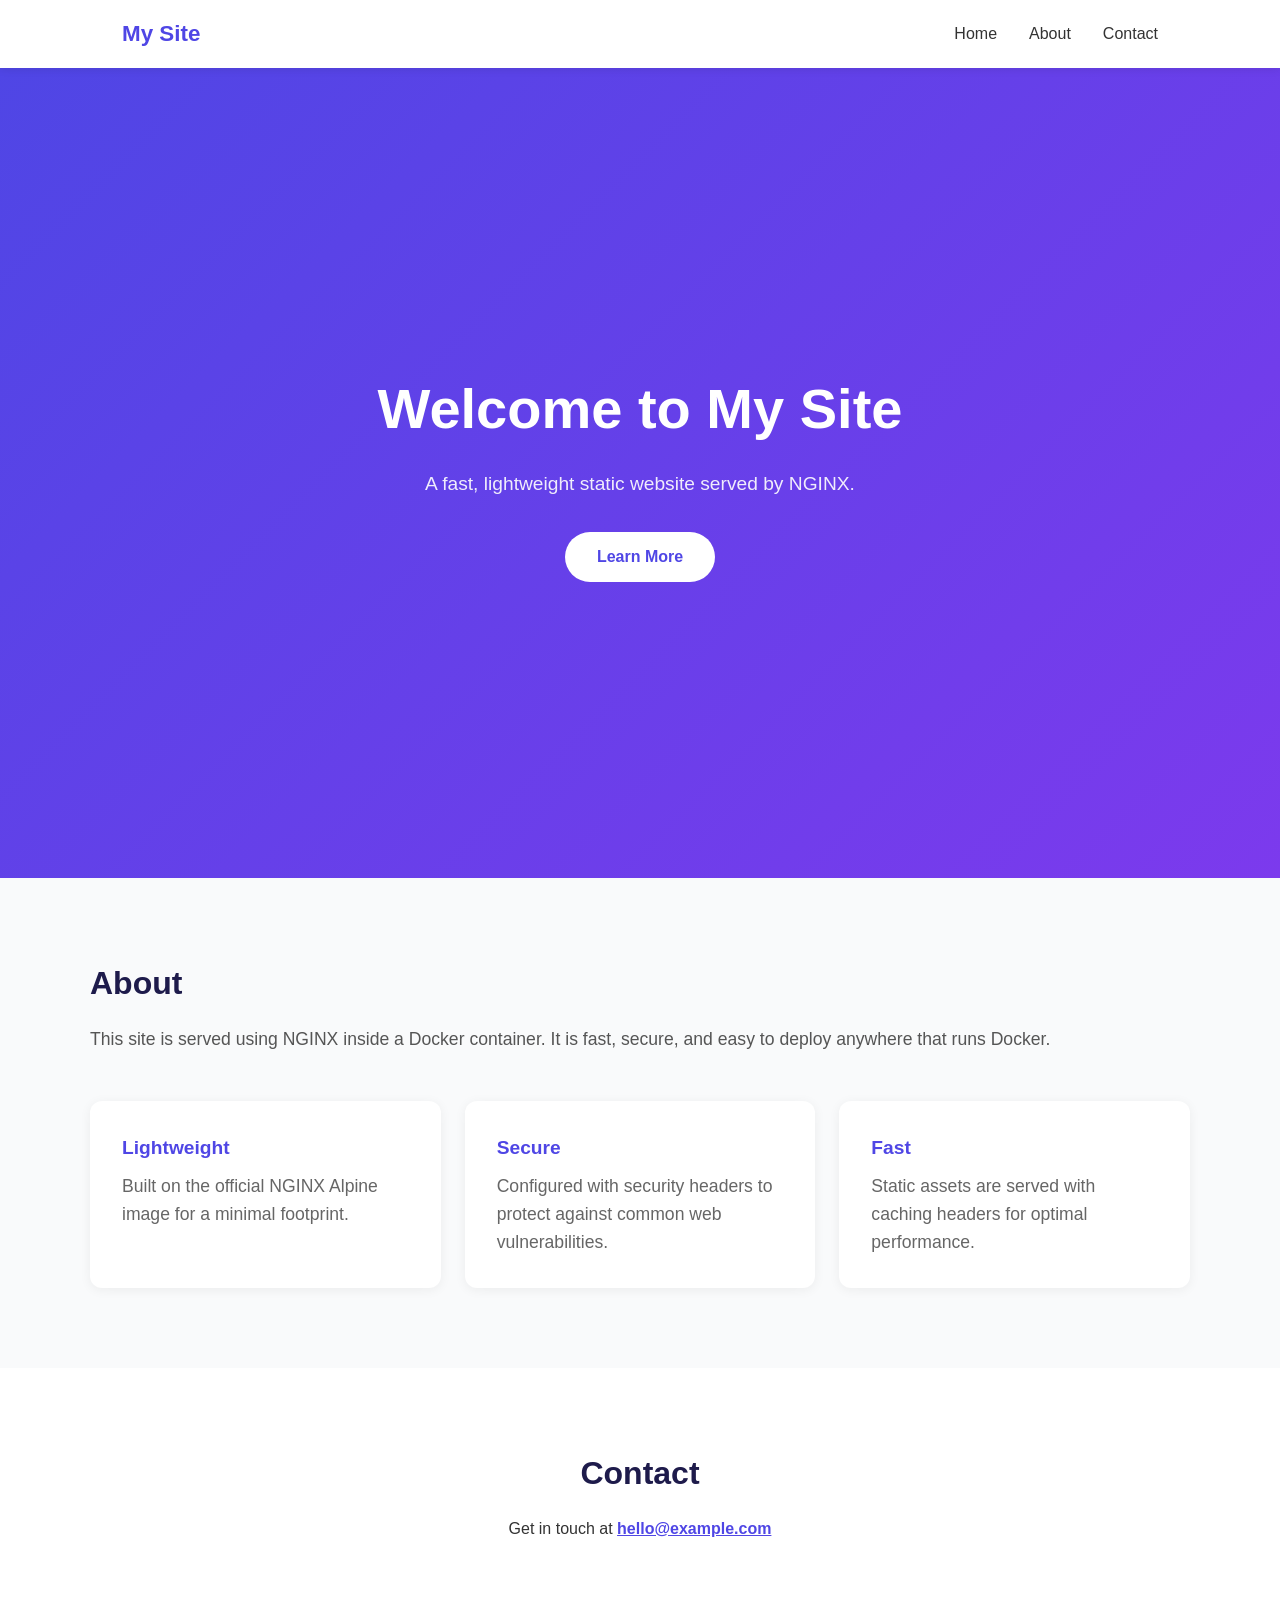
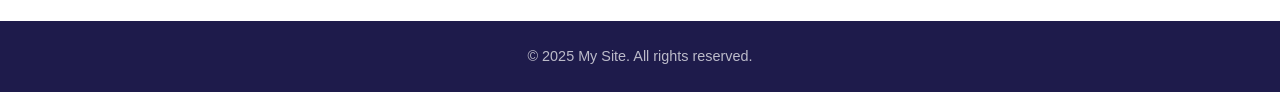
<file: public/index.html>
<!DOCTYPE html>
<html lang="en">
<head>
    <meta charset="UTF-8">
    <meta name="viewport" content="width=device-width, initial-scale=1.0">
    <title>My Static Site</title>
    <link rel="stylesheet" href="css/styles.css">
</head>
<body>
    <header>
        <nav>
            <div class="logo">My Site</div>
            <ul class="nav-links">
                <li><a href="#home">Home</a></li>
                <li><a href="#about">About</a></li>
                <li><a href="#contact">Contact</a></li>
            </ul>
        </nav>
    </header>

    <main>
        <section id="home" class="hero">
            <div class="hero-content">
                <h1>Welcome to My Site</h1>
                <p>A fast, lightweight static website served by NGINX.</p>
                <a href="#about" class="btn">Learn More</a>
            </div>
        </section>

        <section id="about" class="about">
            <div class="container">
                <h2>About</h2>
                <p>This site is served using NGINX inside a Docker container. It is fast, secure, and easy to deploy anywhere that runs Docker.</p>
                <div class="cards">
                    <div class="card">
                        <h3>Lightweight</h3>
                        <p>Built on the official NGINX Alpine image for a minimal footprint.</p>
                    </div>
                    <div class="card">
                        <h3>Secure</h3>
                        <p>Configured with security headers to protect against common web vulnerabilities.</p>
                    </div>
                    <div class="card">
                        <h3>Fast</h3>
                        <p>Static assets are served with caching headers for optimal performance.</p>
                    </div>
                </div>
            </div>
        </section>

        <section id="contact" class="contact">
            <div class="container">
                <h2>Contact</h2>
                <p>Get in touch at <a href="mailto:hello@example.com">hello@example.com</a></p>
            </div>
        </section>
    </main>

    <footer>
        <p>&copy; 2025 My Site. All rights reserved.</p>
    </footer>

    <script src="js/main.js"></script>
</body>
</html>
</file>
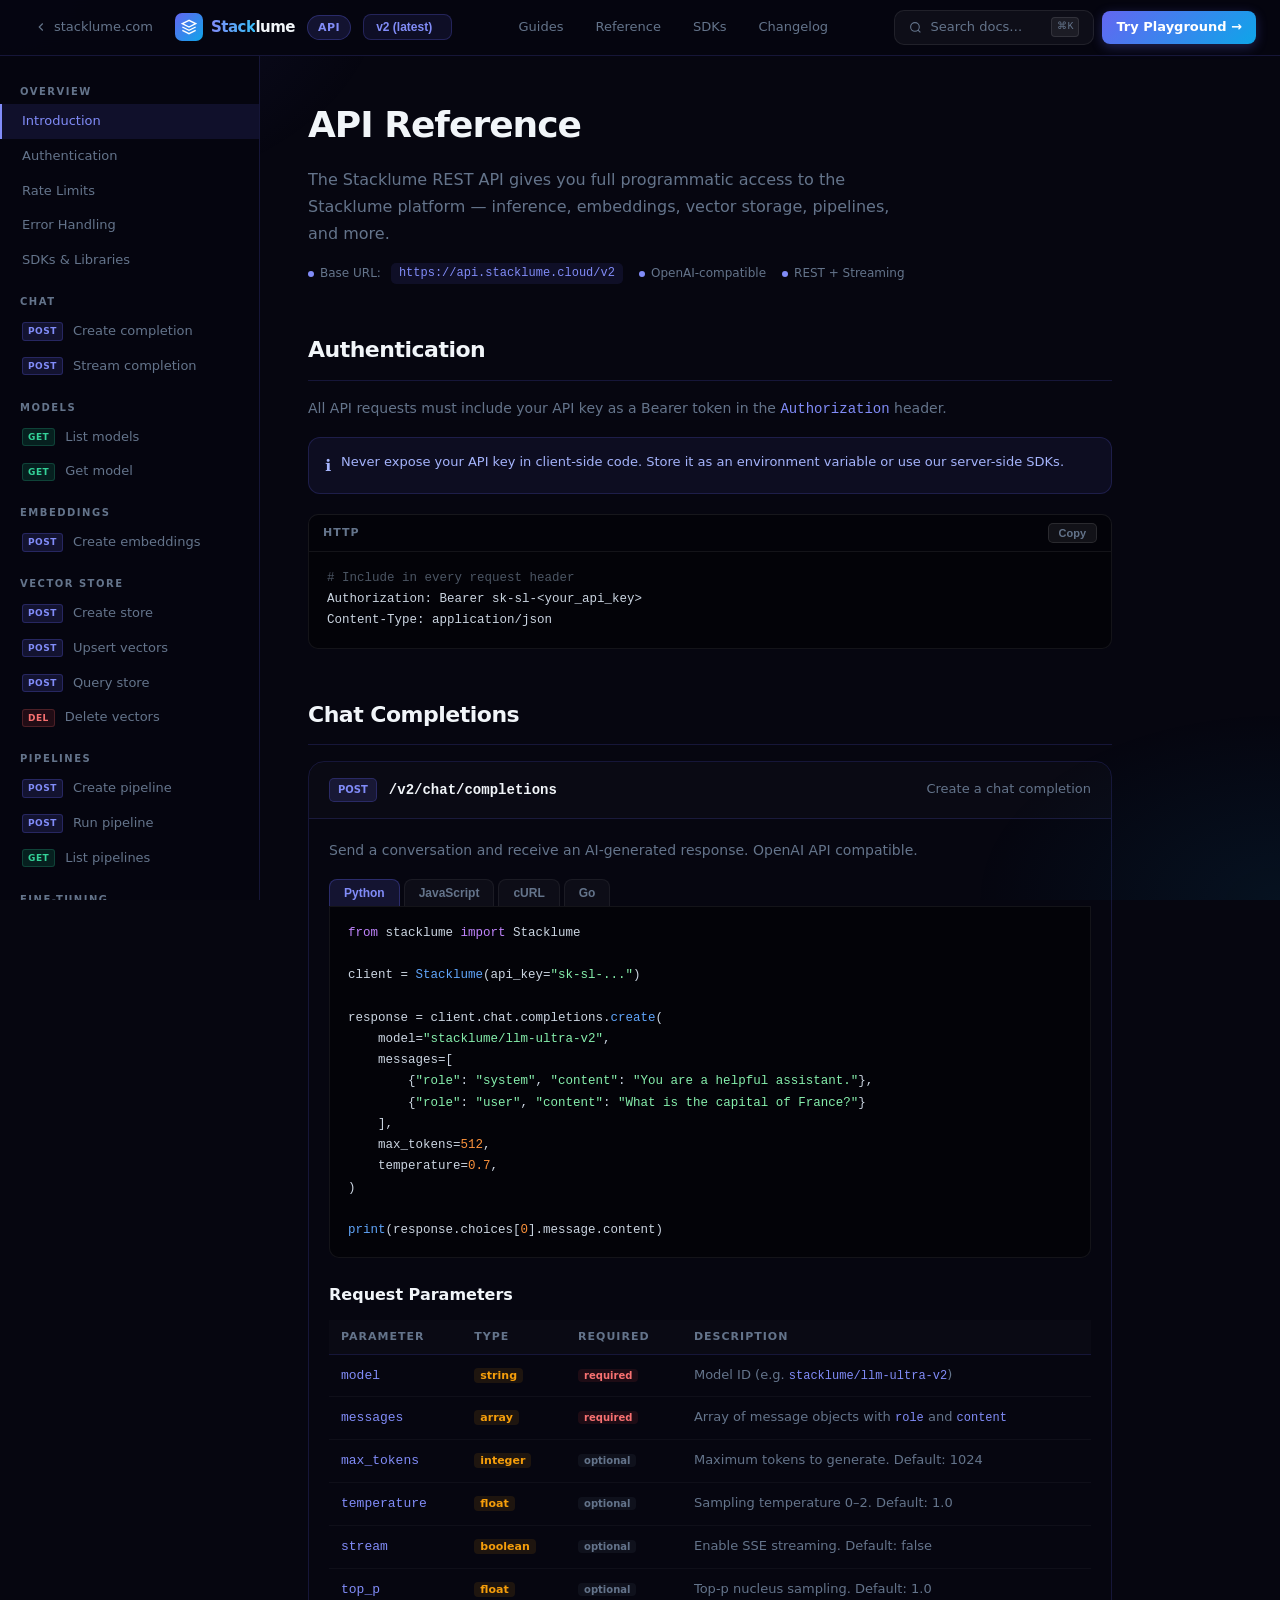
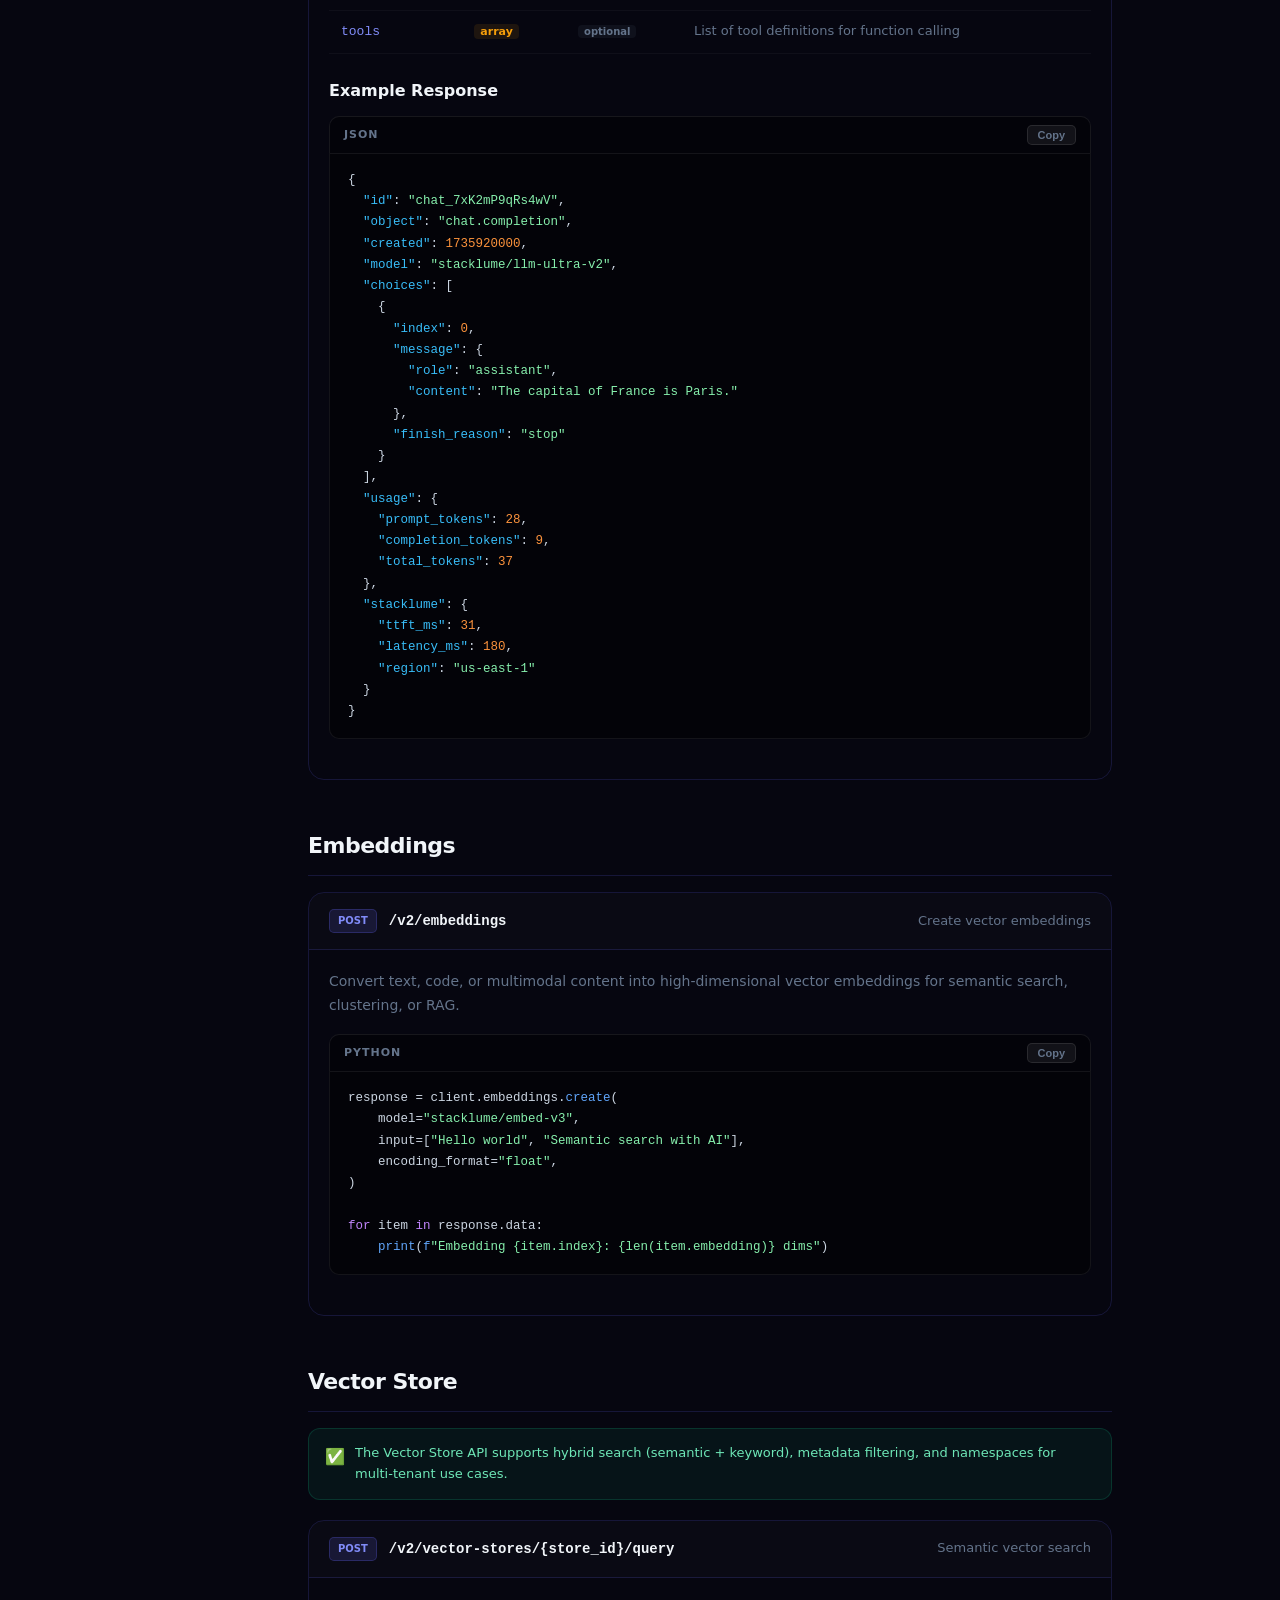
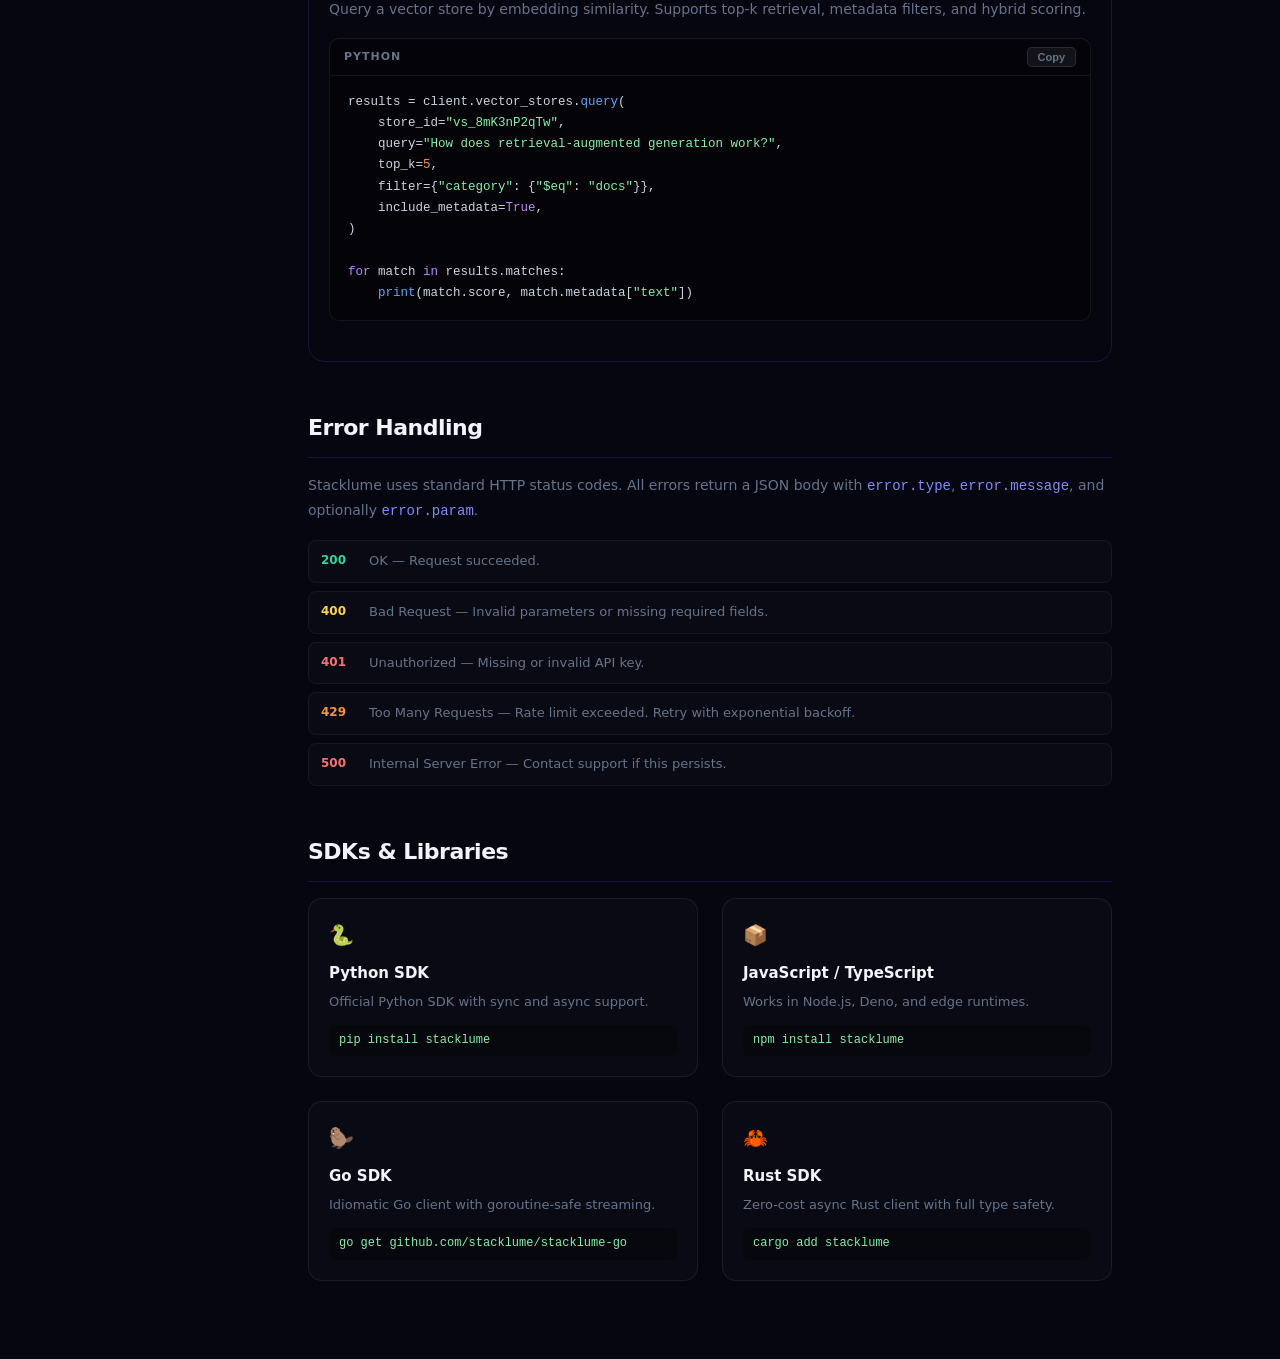
<file: public/api/index.html>
<!DOCTYPE html>
<html lang="en">
<head>
  <meta charset="UTF-8" />
  <meta name="viewport" content="width=device-width, initial-scale=1.0" />
  <title>Stacklume API Reference — api.stacklume.cloud</title>
  <style>
    *, *::before, *::after { box-sizing: border-box; margin: 0; padding: 0; }
    html { scroll-behavior: smooth; }
    body {
      font-family: 'Inter', 'Segoe UI', system-ui, sans-serif;
      background: #060610;
      color: #CBD5E1;
      line-height: 1.6;
      display: flex; flex-direction: column; min-height: 100vh;
    }

    :root {
      --g1: #6366F1;
      --g2: #0EA5E9;
      --accent: #818CF8;
      --accent2: #38BDF8;
      --text-primary: #F1F5F9;
      --text-muted: #64748B;
      --border: rgba(99, 102, 241, 0.18);
      --sidebar-bg: rgba(6, 6, 16, 0.98);
      --content-bg: #060610;
    }

    body::before {
      content: '';
      position: fixed; inset: 0;
      background:
        radial-gradient(ellipse 50% 40% at 0% 0%, rgba(99,102,241,0.12) 0%, transparent 60%),
        radial-gradient(ellipse 40% 35% at 100% 100%, rgba(14,165,233,0.08) 0%, transparent 60%);
      pointer-events: none; z-index: 0;
    }

    /* Top Nav */
    .topnav {
      position: sticky; top: 0; z-index: 100;
      display: flex; align-items: center; justify-content: space-between;
      padding: 0 24px; height: 56px; flex-shrink: 0;
      background: rgba(6,6,16,0.95); backdrop-filter: blur(20px);
      border-bottom: 1px solid var(--border);
    }
    .topnav-left { display: flex; align-items: center; gap: 12px; }
    .back-link {
      display: flex; align-items: center; gap: 6px;
      color: var(--text-muted); text-decoration: none; font-size: 13px;
      padding: 4px 10px; border-radius: 8px; transition: all 0.2s;
    }
    .back-link:hover { background: rgba(255,255,255,0.04); color: var(--text-primary); }
    .site-logo { display: flex; align-items: center; gap: 8px; text-decoration: none; }
    .logo-mark {
      width: 28px; height: 28px;
      background: linear-gradient(135deg, var(--g1), var(--g2));
      border-radius: 7px; display: flex; align-items: center; justify-content: center;
    }
    .logo-text { font-size: 15px; font-weight: 800; letter-spacing: -0.5px; color: var(--text-primary); }
    .logo-text span {
      background: linear-gradient(90deg, var(--accent), var(--accent2));
      -webkit-background-clip: text; -webkit-text-fill-color: transparent; background-clip: text;
    }
    .api-badge {
      padding: 3px 10px; border-radius: 999px; font-size: 11px; font-weight: 700;
      background: rgba(99,102,241,0.15); border: 1px solid rgba(99,102,241,0.3);
      color: var(--accent); letter-spacing: 0.5px;
    }
    .topnav-center {
      display: flex; align-items: center; gap: 4px;
    }
    .version-select {
      padding: 5px 12px; border-radius: 8px; font-size: 12px; font-weight: 600;
      background: rgba(99,102,241,0.1); border: 1px solid rgba(99,102,241,0.25);
      color: var(--accent); cursor: pointer; appearance: none;
    }
    .topnav-right { display: flex; align-items: center; gap: 8px; }
    .search-box {
      display: flex; align-items: center; gap: 8px;
      padding: 6px 14px; border-radius: 10px;
      background: rgba(255,255,255,0.04); border: 1px solid rgba(255,255,255,0.08);
      font-size: 13px; color: var(--text-muted); width: 200px; cursor: text;
    }
    .search-box kbd {
      margin-left: auto; font-size: 10px; color: var(--text-muted);
      background: rgba(255,255,255,0.06); padding: 1px 5px; border-radius: 4px;
      border: 1px solid rgba(255,255,255,0.1);
    }
    .nav-link {
      padding: 6px 14px; border-radius: 8px; font-size: 13px;
      text-decoration: none; color: var(--text-muted); font-weight: 500;
      transition: all 0.15s;
    }
    .nav-link:hover { background: rgba(255,255,255,0.04); color: var(--text-primary); }
    .try-btn {
      padding: 6px 14px; border-radius: 8px; font-size: 13px; font-weight: 600;
      background: linear-gradient(135deg, var(--g1), var(--g2));
      border: none; color: #fff; cursor: pointer; text-decoration: none;
      box-shadow: 0 3px 12px rgba(99,102,241,0.3);
    }

    /* Layout */
    .layout {
      display: flex; flex: 1; position: relative; z-index: 1;
    }

    /* Sidebar Nav */
    .sidenav {
      width: 260px; flex-shrink: 0;
      background: var(--sidebar-bg); border-right: 1px solid var(--border);
      position: sticky; top: 56px; height: calc(100vh - 56px);
      overflow-y: auto; padding: 20px 0;
    }
    .sidenav::-webkit-scrollbar { width: 3px; }
    .sidenav::-webkit-scrollbar-thumb { background: rgba(99,102,241,0.3); border-radius: 2px; }

    .nav-group { margin-bottom: 8px; }
    .nav-group-label {
      font-size: 10px; font-weight: 700; letter-spacing: 1.5px;
      text-transform: uppercase; color: var(--text-muted);
      padding: 8px 20px 4px; display: block;
    }
    .nav-item {
      display: flex; align-items: center; gap: 10px;
      padding: 7px 20px; font-size: 13px; color: var(--text-muted);
      text-decoration: none; transition: all 0.15s; cursor: pointer;
      border-left: 2px solid transparent;
    }
    .nav-item:hover { background: rgba(99,102,241,0.08); color: var(--text-primary); }
    .nav-item.active {
      background: rgba(99,102,241,0.12); color: var(--accent);
      border-left-color: var(--accent);
    }
    .method-badge {
      font-size: 9px; font-weight: 800; padding: 1px 5px; border-radius: 3px;
      letter-spacing: 0.5px; flex-shrink: 0; min-width: 32px; text-align: center;
    }
    .get { background: rgba(16,185,129,0.15); color: #34D399; border: 1px solid rgba(52,211,153,0.2); }
    .post { background: rgba(99,102,241,0.15); color: #818CF8; border: 1px solid rgba(99,102,241,0.25); }
    .del { background: rgba(239,68,68,0.12); color: #F87171; border: 1px solid rgba(248,113,113,0.2); }
    .patch { background: rgba(245,158,11,0.12); color: #FCD34D; border: 1px solid rgba(252,211,77,0.2); }

    /* Content */
    .content {
      flex: 1; max-width: 900px; padding: 40px 48px;
      overflow-y: auto;
    }

    /* Page Header */
    .page-header { margin-bottom: 48px; }
    .page-header h1 {
      font-size: 36px; font-weight: 900; letter-spacing: -1px;
      color: var(--text-primary); margin-bottom: 12px;
    }
    .page-header p { font-size: 16px; color: var(--text-muted); line-height: 1.7; max-width: 600px; }
    .page-header .meta {
      display: flex; gap: 16px; margin-top: 16px; flex-wrap: wrap;
    }
    .meta-item {
      display: flex; align-items: center; gap: 6px;
      font-size: 12px; color: var(--text-muted);
    }
    .meta-item::before { content: ''; width: 6px; height: 6px; border-radius: 50%; background: var(--accent); }

    /* Section */
    .section { margin-bottom: 48px; scroll-margin-top: 80px; }
    .section h2 {
      font-size: 22px; font-weight: 800; letter-spacing: -0.5px;
      color: var(--text-primary); margin-bottom: 16px; padding-bottom: 12px;
      border-bottom: 1px solid var(--border);
    }
    .section h3 {
      font-size: 16px; font-weight: 700; color: var(--text-primary);
      margin-bottom: 12px; margin-top: 24px;
    }
    .section p { font-size: 14px; color: var(--text-muted); line-height: 1.7; margin-bottom: 16px; }

    /* Info boxes */
    .callout {
      padding: 14px 16px; border-radius: 12px; margin-bottom: 20px;
      display: flex; align-items: flex-start; gap: 10px; font-size: 13px;
    }
    .callout.info {
      background: rgba(99,102,241,0.08); border: 1px solid rgba(99,102,241,0.2); color: #A5B4FC;
    }
    .callout.warn {
      background: rgba(245,158,11,0.08); border: 1px solid rgba(245,158,11,0.2); color: #FCD34D;
    }
    .callout.success {
      background: rgba(16,185,129,0.08); border: 1px solid rgba(16,185,129,0.2); color: #6EE7B7;
    }
    .callout-icon { font-size: 16px; flex-shrink: 0; margin-top: 1px; }

    /* Endpoint block */
    .endpoint {
      margin-bottom: 40px;
      border: 1px solid var(--border); border-radius: 16px; overflow: hidden;
    }
    .endpoint-header {
      display: flex; align-items: center; gap: 12px;
      padding: 16px 20px;
      background: rgba(255,255,255,0.02);
      border-bottom: 1px solid var(--border);
      cursor: pointer;
    }
    .endpoint-method { font-size: 12px; font-weight: 800; padding: 3px 10px; border-radius: 5px; flex-shrink: 0; }
    .endpoint-path {
      font-family: 'Fira Code', 'Cascadia Code', monospace; font-size: 14px; font-weight: 600;
      color: var(--text-primary); flex: 1;
    }
    .endpoint-desc { font-size: 13px; color: var(--text-muted); margin-left: auto; }
    .endpoint-body { padding: 20px; }

    /* Code Block */
    .code-wrap { margin-bottom: 20px; }
    .code-header {
      display: flex; align-items: center; justify-content: space-between;
      padding: 8px 14px;
      background: rgba(0,0,0,0.4); border-radius: 10px 10px 0 0;
      border: 1px solid rgba(255,255,255,0.08); border-bottom: none;
    }
    .code-lang-label { font-size: 11px; font-weight: 600; color: var(--text-muted); text-transform: uppercase; letter-spacing: 1px; }
    .copy-btn {
      font-size: 11px; font-weight: 600; color: var(--text-muted);
      background: rgba(255,255,255,0.06); border: 1px solid rgba(255,255,255,0.1);
      padding: 3px 10px; border-radius: 5px; cursor: pointer; transition: all 0.15s;
    }
    .copy-btn:hover { color: var(--text-primary); border-color: rgba(255,255,255,0.2); }
    pre {
      background: rgba(0,0,0,0.5); border: 1px solid rgba(255,255,255,0.07);
      border-radius: 0 0 10px 10px;
      padding: 16px 18px; overflow-x: auto;
      font-family: 'Fira Code', 'Cascadia Code', monospace; font-size: 12.5px; line-height: 1.7;
    }
    .kw { color: #C084FC; }
    .str { color: #86EFAC; }
    .nm { color: #FB923C; }
    .cm { color: #4B5563; }
    .fn { color: #60A5FA; }
    .kn { color: #38BDF8; }

    /* Params table */
    .params-table { width: 100%; border-collapse: collapse; margin-bottom: 20px; font-size: 13px; }
    .params-table th {
      text-align: left; padding: 8px 12px; font-size: 11px; font-weight: 700;
      letter-spacing: 1px; text-transform: uppercase; color: var(--text-muted);
      border-bottom: 1px solid var(--border); background: rgba(255,255,255,0.02);
    }
    .params-table td { padding: 10px 12px; border-bottom: 1px solid rgba(255,255,255,0.04); vertical-align: top; }
    .param-name { font-family: monospace; font-size: 13px; color: var(--accent); }
    .param-type { font-size: 11px; font-weight: 600; color: #F59E0B; background: rgba(245,158,11,0.1); padding: 1px 6px; border-radius: 4px; }
    .param-req { font-size: 10px; font-weight: 700; color: #F87171; background: rgba(239,68,68,0.1); padding: 1px 6px; border-radius: 4px; }
    .param-opt { font-size: 10px; font-weight: 700; color: #64748B; background: rgba(100,116,139,0.1); padding: 1px 6px; border-radius: 4px; }
    .param-desc { color: var(--text-muted); font-size: 13px; }

    /* Response block */
    .response-section { margin-top: 16px; }
    .response-tab {
      display: flex; gap: 4px; margin-bottom: 0;
    }
    .res-tab-btn {
      padding: 5px 12px; font-size: 12px; font-weight: 600;
      border-radius: 8px 8px 0 0; cursor: pointer;
      background: rgba(255,255,255,0.03); border: 1px solid rgba(255,255,255,0.06);
      border-bottom: none; color: var(--text-muted); transition: all 0.15s;
    }
    .res-tab-btn.active { background: rgba(99,102,241,0.15); color: var(--accent); border-color: rgba(99,102,241,0.3); }
    .response-label {
      font-size: 11px; font-weight: 700; letter-spacing: 1px; text-transform: uppercase;
      color: var(--text-muted); margin-bottom: 8px;
    }

    /* Status codes */
    .status-list { display: flex; flex-direction: column; gap: 8px; }
    .status-row {
      display: flex; align-items: flex-start; gap: 12px; padding: 10px 12px;
      background: rgba(255,255,255,0.02); border-radius: 8px; border: 1px solid rgba(255,255,255,0.05);
    }
    .status-code { font-size: 12px; font-weight: 800; min-width: 36px; }
    .s200 { color: #34D399; }
    .s400 { color: #FCD34D; }
    .s401 { color: #F87171; }
    .s429 { color: #FB923C; }
    .s500 { color: #F87171; }
    .status-desc { font-size: 13px; color: var(--text-muted); }

    /* Right column: example */
    .two-col { display: grid; grid-template-columns: 1fr 1fr; gap: 24px; margin-bottom: 32px; }

    /* SDK tabs */
    .sdk-tabs { display: flex; gap: 4px; margin-bottom: 0; }
    .sdk-tab {
      padding: 6px 14px; border-radius: 8px 8px 0 0; font-size: 12px; font-weight: 600;
      cursor: pointer; background: rgba(255,255,255,0.03);
      border: 1px solid rgba(255,255,255,0.06); border-bottom: none;
      color: var(--text-muted); transition: all 0.15s;
    }
    .sdk-tab.active { background: rgba(99,102,241,0.15); color: var(--accent); border-color: rgba(99,102,241,0.3); }

    @media (max-width: 1100px) { .two-col { grid-template-columns: 1fr; } }
    @media (max-width: 840px) { .sidenav { display: none; } .content { padding: 24px; } }
  </style>
</head>
<body>

  <!-- Top Nav -->
  <header class="topnav">
    <div class="topnav-left">
      <a href="../" class="back-link">
        <svg width="14" height="14" viewBox="0 0 24 24" fill="none" stroke="currentColor" stroke-width="2"><polyline points="15 18 9 12 15 6"/></svg>
        stacklume.com
      </a>
      <a href="../" class="site-logo">
        <div class="logo-mark">
          <svg viewBox="0 0 24 24" fill="none" stroke="#fff" stroke-width="2" width="16" height="16"><path d="M12 2L2 7l10 5 10-5-10-5zM2 17l10 5 10-5M2 12l10 5 10-5"/></svg>
        </div>
        <span class="logo-text"><span>Stack</span>lume</span>
      </a>
      <span class="api-badge">API</span>
      <select class="version-select"><option>v2 (latest)</option><option>v1 (legacy)</option></select>
    </div>
    <div class="topnav-center">
      <a href="#" class="nav-link">Guides</a>
      <a href="#" class="nav-link">Reference</a>
      <a href="#" class="nav-link">SDKs</a>
      <a href="#" class="nav-link">Changelog</a>
    </div>
    <div class="topnav-right">
      <div class="search-box">
        <svg width="13" height="13" viewBox="0 0 24 24" fill="none" stroke="currentColor" stroke-width="2"><circle cx="11" cy="11" r="8"/><line x1="21" y1="21" x2="16.65" y2="16.65"/></svg>
        Search docs…
        <kbd>⌘K</kbd>
      </div>
      <a href="../demo/" class="try-btn">Try Playground →</a>
    </div>
  </header>

  <div class="layout">

    <!-- Side Nav -->
    <nav class="sidenav">
      <div class="nav-group">
        <span class="nav-group-label">Overview</span>
        <a href="#intro" class="nav-item active">Introduction</a>
        <a href="#auth" class="nav-item">Authentication</a>
        <a href="#rate-limits" class="nav-item">Rate Limits</a>
        <a href="#errors" class="nav-item">Error Handling</a>
        <a href="#sdks" class="nav-item">SDKs &amp; Libraries</a>
      </div>
      <div class="nav-group">
        <span class="nav-group-label">Chat</span>
        <a href="#chat-create" class="nav-item"><span class="method-badge post">POST</span> Create completion</a>
        <a href="#chat-stream" class="nav-item"><span class="method-badge post">POST</span> Stream completion</a>
      </div>
      <div class="nav-group">
        <span class="nav-group-label">Models</span>
        <a href="#models-list" class="nav-item"><span class="method-badge get">GET</span> List models</a>
        <a href="#models-get" class="nav-item"><span class="method-badge get">GET</span> Get model</a>
      </div>
      <div class="nav-group">
        <span class="nav-group-label">Embeddings</span>
        <a href="#embed" class="nav-item"><span class="method-badge post">POST</span> Create embeddings</a>
      </div>
      <div class="nav-group">
        <span class="nav-group-label">Vector Store</span>
        <a href="#vs-create" class="nav-item"><span class="method-badge post">POST</span> Create store</a>
        <a href="#vs-upsert" class="nav-item"><span class="method-badge post">POST</span> Upsert vectors</a>
        <a href="#vs-query" class="nav-item"><span class="method-badge post">POST</span> Query store</a>
        <a href="#vs-delete" class="nav-item"><span class="method-badge del">DEL</span> Delete vectors</a>
      </div>
      <div class="nav-group">
        <span class="nav-group-label">Pipelines</span>
        <a href="#pl-create" class="nav-item"><span class="method-badge post">POST</span> Create pipeline</a>
        <a href="#pl-run" class="nav-item"><span class="method-badge post">POST</span> Run pipeline</a>
        <a href="#pl-list" class="nav-item"><span class="method-badge get">GET</span> List pipelines</a>
      </div>
      <div class="nav-group">
        <span class="nav-group-label">Fine-tuning</span>
        <a href="#ft-create" class="nav-item"><span class="method-badge post">POST</span> Create job</a>
        <a href="#ft-get" class="nav-item"><span class="method-badge get">GET</span> Get job status</a>
      </div>
    </nav>

    <!-- Main Content -->
    <main class="content">

      <!-- Introduction -->
      <div class="page-header" id="intro">
        <h1>API Reference</h1>
        <p>The Stacklume REST API gives you full programmatic access to the Stacklume platform — inference, embeddings, vector storage, pipelines, and more.</p>
        <div class="meta">
          <span class="meta-item">Base URL: <code style="color:#818CF8;background:rgba(99,102,241,0.1);padding:1px 8px;border-radius:5px;font-size:12px;margin-left:4px;">https://api.stacklume.cloud/v2</code></span>
          <span class="meta-item">OpenAI-compatible</span>
          <span class="meta-item">REST + Streaming</span>
        </div>
      </div>

      <!-- Authentication -->
      <div class="section" id="auth">
        <h2>Authentication</h2>
        <p>All API requests must include your API key as a Bearer token in the <code style="color:#818CF8;">Authorization</code> header.</p>
        <div class="callout info">
          <span class="callout-icon">ℹ️</span>
          <span>Never expose your API key in client-side code. Store it as an environment variable or use our server-side SDKs.</span>
        </div>
        <div class="code-wrap">
          <div class="code-header"><span class="code-lang-label">HTTP</span><button class="copy-btn">Copy</button></div>
          <pre><span class="cm"># Include in every request header</span>
Authorization: Bearer sk-sl-&lt;your_api_key&gt;
Content-Type: application/json</pre>
        </div>
      </div>

      <!-- Chat Completion -->
      <div class="section" id="chat-create">
        <h2>Chat Completions</h2>
        <div class="endpoint">
          <div class="endpoint-header">
            <span class="endpoint-method post" style="background:rgba(99,102,241,0.15);color:#818CF8;border:1px solid rgba(99,102,241,0.25);font-size:10px;font-weight:800;padding:3px 8px;border-radius:5px;">POST</span>
            <span class="endpoint-path">/v2/chat/completions</span>
            <span class="endpoint-desc">Create a chat completion</span>
          </div>
          <div class="endpoint-body">
            <p>Send a conversation and receive an AI-generated response. OpenAI API compatible.</p>

            <div class="sdk-tabs">
              <button class="sdk-tab active">Python</button>
              <button class="sdk-tab">JavaScript</button>
              <button class="sdk-tab">cURL</button>
              <button class="sdk-tab">Go</button>
            </div>
            <div class="code-wrap">
              <pre><span class="kw">from</span> stacklume <span class="kw">import</span> Stacklume

client = <span class="fn">Stacklume</span>(api_key=<span class="str">"sk-sl-..."</span>)

response = client.chat.completions.<span class="fn">create</span>(
    model=<span class="str">"stacklume/llm-ultra-v2"</span>,
    messages=[
        {<span class="str">"role"</span>: <span class="str">"system"</span>, <span class="str">"content"</span>: <span class="str">"You are a helpful assistant."</span>},
        {<span class="str">"role"</span>: <span class="str">"user"</span>, <span class="str">"content"</span>: <span class="str">"What is the capital of France?"</span>}
    ],
    max_tokens=<span class="nm">512</span>,
    temperature=<span class="nm">0.7</span>,
)

<span class="fn">print</span>(response.choices[<span class="nm">0</span>].message.content)</pre>
            </div>

            <h3>Request Parameters</h3>
            <table class="params-table">
              <thead>
                <tr><th>Parameter</th><th>Type</th><th>Required</th><th>Description</th></tr>
              </thead>
              <tbody>
                <tr>
                  <td><span class="param-name">model</span></td>
                  <td><span class="param-type">string</span></td>
                  <td><span class="param-req">required</span></td>
                  <td class="param-desc">Model ID (e.g. <code style="color:#818CF8;font-size:12px;">stacklume/llm-ultra-v2</code>)</td>
                </tr>
                <tr>
                  <td><span class="param-name">messages</span></td>
                  <td><span class="param-type">array</span></td>
                  <td><span class="param-req">required</span></td>
                  <td class="param-desc">Array of message objects with <code style="color:#818CF8;font-size:12px;">role</code> and <code style="color:#818CF8;font-size:12px;">content</code></td>
                </tr>
                <tr>
                  <td><span class="param-name">max_tokens</span></td>
                  <td><span class="param-type">integer</span></td>
                  <td><span class="param-opt">optional</span></td>
                  <td class="param-desc">Maximum tokens to generate. Default: 1024</td>
                </tr>
                <tr>
                  <td><span class="param-name">temperature</span></td>
                  <td><span class="param-type">float</span></td>
                  <td><span class="param-opt">optional</span></td>
                  <td class="param-desc">Sampling temperature 0–2. Default: 1.0</td>
                </tr>
                <tr>
                  <td><span class="param-name">stream</span></td>
                  <td><span class="param-type">boolean</span></td>
                  <td><span class="param-opt">optional</span></td>
                  <td class="param-desc">Enable SSE streaming. Default: false</td>
                </tr>
                <tr>
                  <td><span class="param-name">top_p</span></td>
                  <td><span class="param-type">float</span></td>
                  <td><span class="param-opt">optional</span></td>
                  <td class="param-desc">Top-p nucleus sampling. Default: 1.0</td>
                </tr>
                <tr>
                  <td><span class="param-name">tools</span></td>
                  <td><span class="param-type">array</span></td>
                  <td><span class="param-opt">optional</span></td>
                  <td class="param-desc">List of tool definitions for function calling</td>
                </tr>
              </tbody>
            </table>

            <h3>Example Response</h3>
            <div class="code-wrap">
              <div class="code-header"><span class="code-lang-label">JSON</span><button class="copy-btn">Copy</button></div>
              <pre>{
  <span class="kn">"id"</span>: <span class="str">"chat_7xK2mP9qRs4wV"</span>,
  <span class="kn">"object"</span>: <span class="str">"chat.completion"</span>,
  <span class="kn">"created"</span>: <span class="nm">1735920000</span>,
  <span class="kn">"model"</span>: <span class="str">"stacklume/llm-ultra-v2"</span>,
  <span class="kn">"choices"</span>: [
    {
      <span class="kn">"index"</span>: <span class="nm">0</span>,
      <span class="kn">"message"</span>: {
        <span class="kn">"role"</span>: <span class="str">"assistant"</span>,
        <span class="kn">"content"</span>: <span class="str">"The capital of France is Paris."</span>
      },
      <span class="kn">"finish_reason"</span>: <span class="str">"stop"</span>
    }
  ],
  <span class="kn">"usage"</span>: {
    <span class="kn">"prompt_tokens"</span>: <span class="nm">28</span>,
    <span class="kn">"completion_tokens"</span>: <span class="nm">9</span>,
    <span class="kn">"total_tokens"</span>: <span class="nm">37</span>
  },
  <span class="kn">"stacklume"</span>: {
    <span class="kn">"ttft_ms"</span>: <span class="nm">31</span>,
    <span class="kn">"latency_ms"</span>: <span class="nm">180</span>,
    <span class="kn">"region"</span>: <span class="str">"us-east-1"</span>
  }
}</pre>
            </div>
          </div>
        </div>
      </div>

      <!-- Embeddings -->
      <div class="section" id="embed">
        <h2>Embeddings</h2>
        <div class="endpoint">
          <div class="endpoint-header">
            <span class="endpoint-method post" style="background:rgba(99,102,241,0.15);color:#818CF8;border:1px solid rgba(99,102,241,0.25);font-size:10px;font-weight:800;padding:3px 8px;border-radius:5px;">POST</span>
            <span class="endpoint-path">/v2/embeddings</span>
            <span class="endpoint-desc">Create vector embeddings</span>
          </div>
          <div class="endpoint-body">
            <p>Convert text, code, or multimodal content into high-dimensional vector embeddings for semantic search, clustering, or RAG.</p>
            <div class="code-wrap">
              <div class="code-header"><span class="code-lang-label">Python</span><button class="copy-btn">Copy</button></div>
              <pre>response = client.embeddings.<span class="fn">create</span>(
    model=<span class="str">"stacklume/embed-v3"</span>,
    input=[<span class="str">"Hello world"</span>, <span class="str">"Semantic search with AI"</span>],
    encoding_format=<span class="str">"float"</span>,
)

<span class="kw">for</span> item <span class="kw">in</span> response.data:
    <span class="fn">print</span>(<span class="fn">f</span><span class="str">"Embedding {item.index}: {len(item.embedding)} dims"</span>)</pre>
            </div>
          </div>
        </div>
      </div>

      <!-- Vector Store -->
      <div class="section" id="vs-query">
        <h2>Vector Store</h2>
        <div class="callout success">
          <span class="callout-icon">✅</span>
          <span>The Vector Store API supports hybrid search (semantic + keyword), metadata filtering, and namespaces for multi-tenant use cases.</span>
        </div>
        <div class="endpoint">
          <div class="endpoint-header">
            <span class="endpoint-method post" style="background:rgba(99,102,241,0.15);color:#818CF8;border:1px solid rgba(99,102,241,0.25);font-size:10px;font-weight:800;padding:3px 8px;border-radius:5px;">POST</span>
            <span class="endpoint-path">/v2/vector-stores/{store_id}/query</span>
            <span class="endpoint-desc">Semantic vector search</span>
          </div>
          <div class="endpoint-body">
            <p>Query a vector store by embedding similarity. Supports top-k retrieval, metadata filters, and hybrid scoring.</p>
            <div class="code-wrap">
              <div class="code-header"><span class="code-lang-label">Python</span><button class="copy-btn">Copy</button></div>
              <pre>results = client.vector_stores.<span class="fn">query</span>(
    store_id=<span class="str">"vs_8mK3nP2qTw"</span>,
    query=<span class="str">"How does retrieval-augmented generation work?"</span>,
    top_k=<span class="nm">5</span>,
    filter={<span class="str">"category"</span>: {<span class="str">"$eq"</span>: <span class="str">"docs"</span>}},
    include_metadata=<span class="kw">True</span>,
)

<span class="kw">for</span> match <span class="kw">in</span> results.matches:
    <span class="fn">print</span>(match.score, match.metadata[<span class="str">"text"</span>])</pre>
            </div>
          </div>
        </div>
      </div>

      <!-- Error Handling -->
      <div class="section" id="errors">
        <h2>Error Handling</h2>
        <p>Stacklume uses standard HTTP status codes. All errors return a JSON body with <code style="color:#818CF8;">error.type</code>, <code style="color:#818CF8;">error.message</code>, and optionally <code style="color:#818CF8;">error.param</code>.</p>
        <div class="status-list">
          <div class="status-row"><span class="status-code s200">200</span><span class="status-desc">OK — Request succeeded.</span></div>
          <div class="status-row"><span class="status-code s400">400</span><span class="status-desc">Bad Request — Invalid parameters or missing required fields.</span></div>
          <div class="status-row"><span class="status-code s401">401</span><span class="status-desc">Unauthorized — Missing or invalid API key.</span></div>
          <div class="status-row"><span class="status-code s429">429</span><span class="status-desc">Too Many Requests — Rate limit exceeded. Retry with exponential backoff.</span></div>
          <div class="status-row"><span class="status-code s500">500</span><span class="status-desc">Internal Server Error — Contact support if this persists.</span></div>
        </div>
      </div>

      <!-- SDKs -->
      <div class="section" id="sdks">
        <h2>SDKs &amp; Libraries</h2>
        <div class="two-col">
          <div style="background:rgba(255,255,255,0.02);border:1px solid rgba(255,255,255,0.07);border-radius:14px;padding:20px;transition:all 0.3s;" onmouseover="this.style.borderColor='rgba(99,102,241,0.3)'" onmouseout="this.style.borderColor='rgba(255,255,255,0.07)'">
            <div style="font-size:20px;margin-bottom:10px;">🐍</div>
            <h3 style="margin:0 0 6px;font-size:15px;">Python SDK</h3>
            <p style="font-size:13px;margin:0 0 12px;">Official Python SDK with sync and async support.</p>
            <code style="font-size:12px;background:rgba(0,0,0,0.3);padding:6px 10px;border-radius:6px;display:block;color:#86EFAC;">pip install stacklume</code>
          </div>
          <div style="background:rgba(255,255,255,0.02);border:1px solid rgba(255,255,255,0.07);border-radius:14px;padding:20px;transition:all 0.3s;" onmouseover="this.style.borderColor='rgba(99,102,241,0.3)'" onmouseout="this.style.borderColor='rgba(255,255,255,0.07)'">
            <div style="font-size:20px;margin-bottom:10px;">📦</div>
            <h3 style="margin:0 0 6px;font-size:15px;">JavaScript / TypeScript</h3>
            <p style="font-size:13px;margin:0 0 12px;">Works in Node.js, Deno, and edge runtimes.</p>
            <code style="font-size:12px;background:rgba(0,0,0,0.3);padding:6px 10px;border-radius:6px;display:block;color:#86EFAC;">npm install stacklume</code>
          </div>
          <div style="background:rgba(255,255,255,0.02);border:1px solid rgba(255,255,255,0.07);border-radius:14px;padding:20px;transition:all 0.3s;" onmouseover="this.style.borderColor='rgba(99,102,241,0.3)'" onmouseout="this.style.borderColor='rgba(255,255,255,0.07)'">
            <div style="font-size:20px;margin-bottom:10px;">🦫</div>
            <h3 style="margin:0 0 6px;font-size:15px;">Go SDK</h3>
            <p style="font-size:13px;margin:0 0 12px;">Idiomatic Go client with goroutine-safe streaming.</p>
            <code style="font-size:12px;background:rgba(0,0,0,0.3);padding:6px 10px;border-radius:6px;display:block;color:#86EFAC;">go get github.com/stacklume/stacklume-go</code>
          </div>
          <div style="background:rgba(255,255,255,0.02);border:1px solid rgba(255,255,255,0.07);border-radius:14px;padding:20px;transition:all 0.3s;" onmouseover="this.style.borderColor='rgba(99,102,241,0.3)'" onmouseout="this.style.borderColor='rgba(255,255,255,0.07)'">
            <div style="font-size:20px;margin-bottom:10px;">🦀</div>
            <h3 style="margin:0 0 6px;font-size:15px;">Rust SDK</h3>
            <p style="font-size:13px;margin:0 0 12px;">Zero-cost async Rust client with full type safety.</p>
            <code style="font-size:12px;background:rgba(0,0,0,0.3);padding:6px 10px;border-radius:6px;display:block;color:#86EFAC;">cargo add stacklume</code>
          </div>
        </div>
      </div>

    </main>
  </div>

  <script>
    // Tab switching simulation
    document.querySelectorAll('.sdk-tab').forEach(tab => {
      tab.addEventListener('click', function() {
        this.closest('.sdk-tabs').querySelectorAll('.sdk-tab').forEach(t => t.classList.remove('active'));
        this.classList.add('active');
      });
    });
    document.querySelectorAll('.res-tab-btn').forEach(tab => {
      tab.addEventListener('click', function() {
        this.closest('.response-tab').querySelectorAll('.res-tab-btn').forEach(t => t.classList.remove('active'));
        this.classList.add('active');
      });
    });
    // Highlight active nav on scroll
    document.querySelectorAll('.nav-item').forEach(item => {
      item.addEventListener('click', function() {
        document.querySelectorAll('.nav-item').forEach(n => n.classList.remove('active'));
        this.classList.add('active');
      });
    });
    // Copy buttons
    document.querySelectorAll('.copy-btn').forEach(btn => {
      btn.addEventListener('click', function() {
        this.textContent = 'Copied!';
        setTimeout(() => this.textContent = 'Copy', 1500);
      });
    });
  </script>
</body>
</html>
</file>
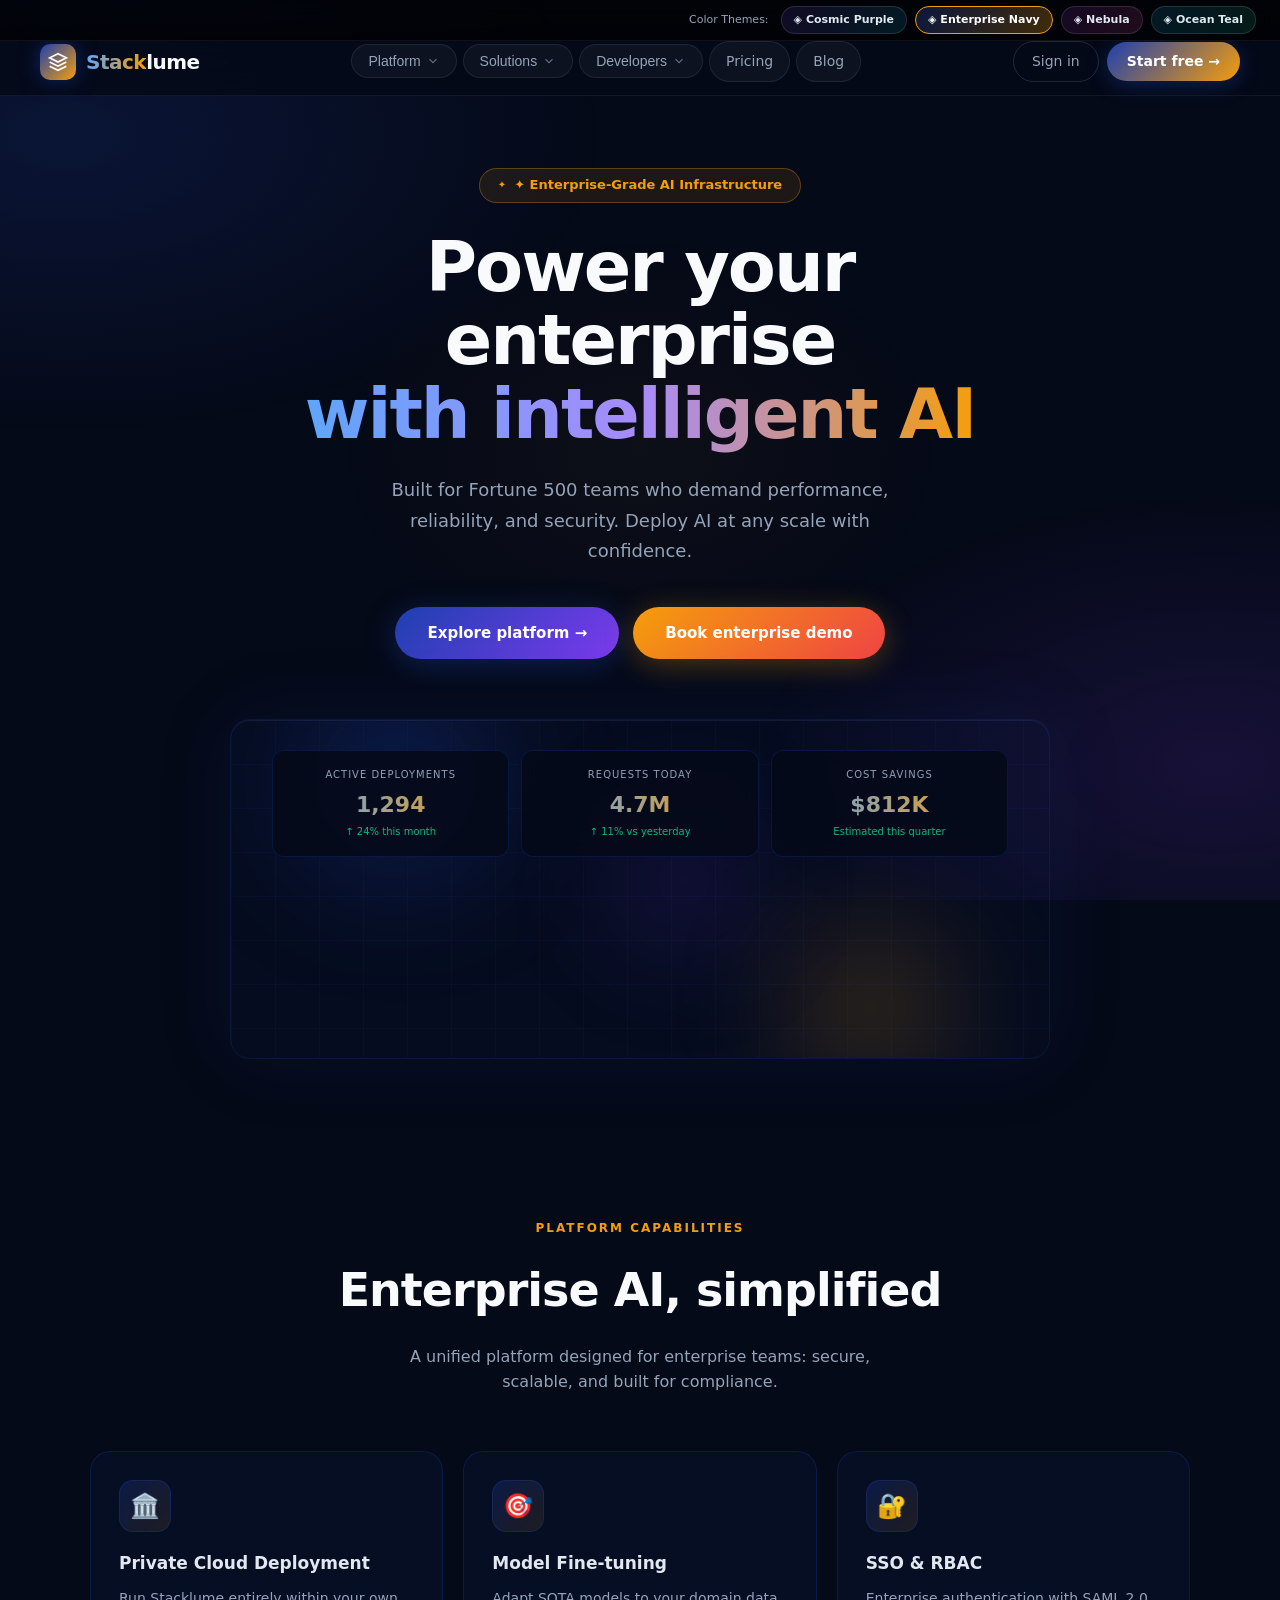
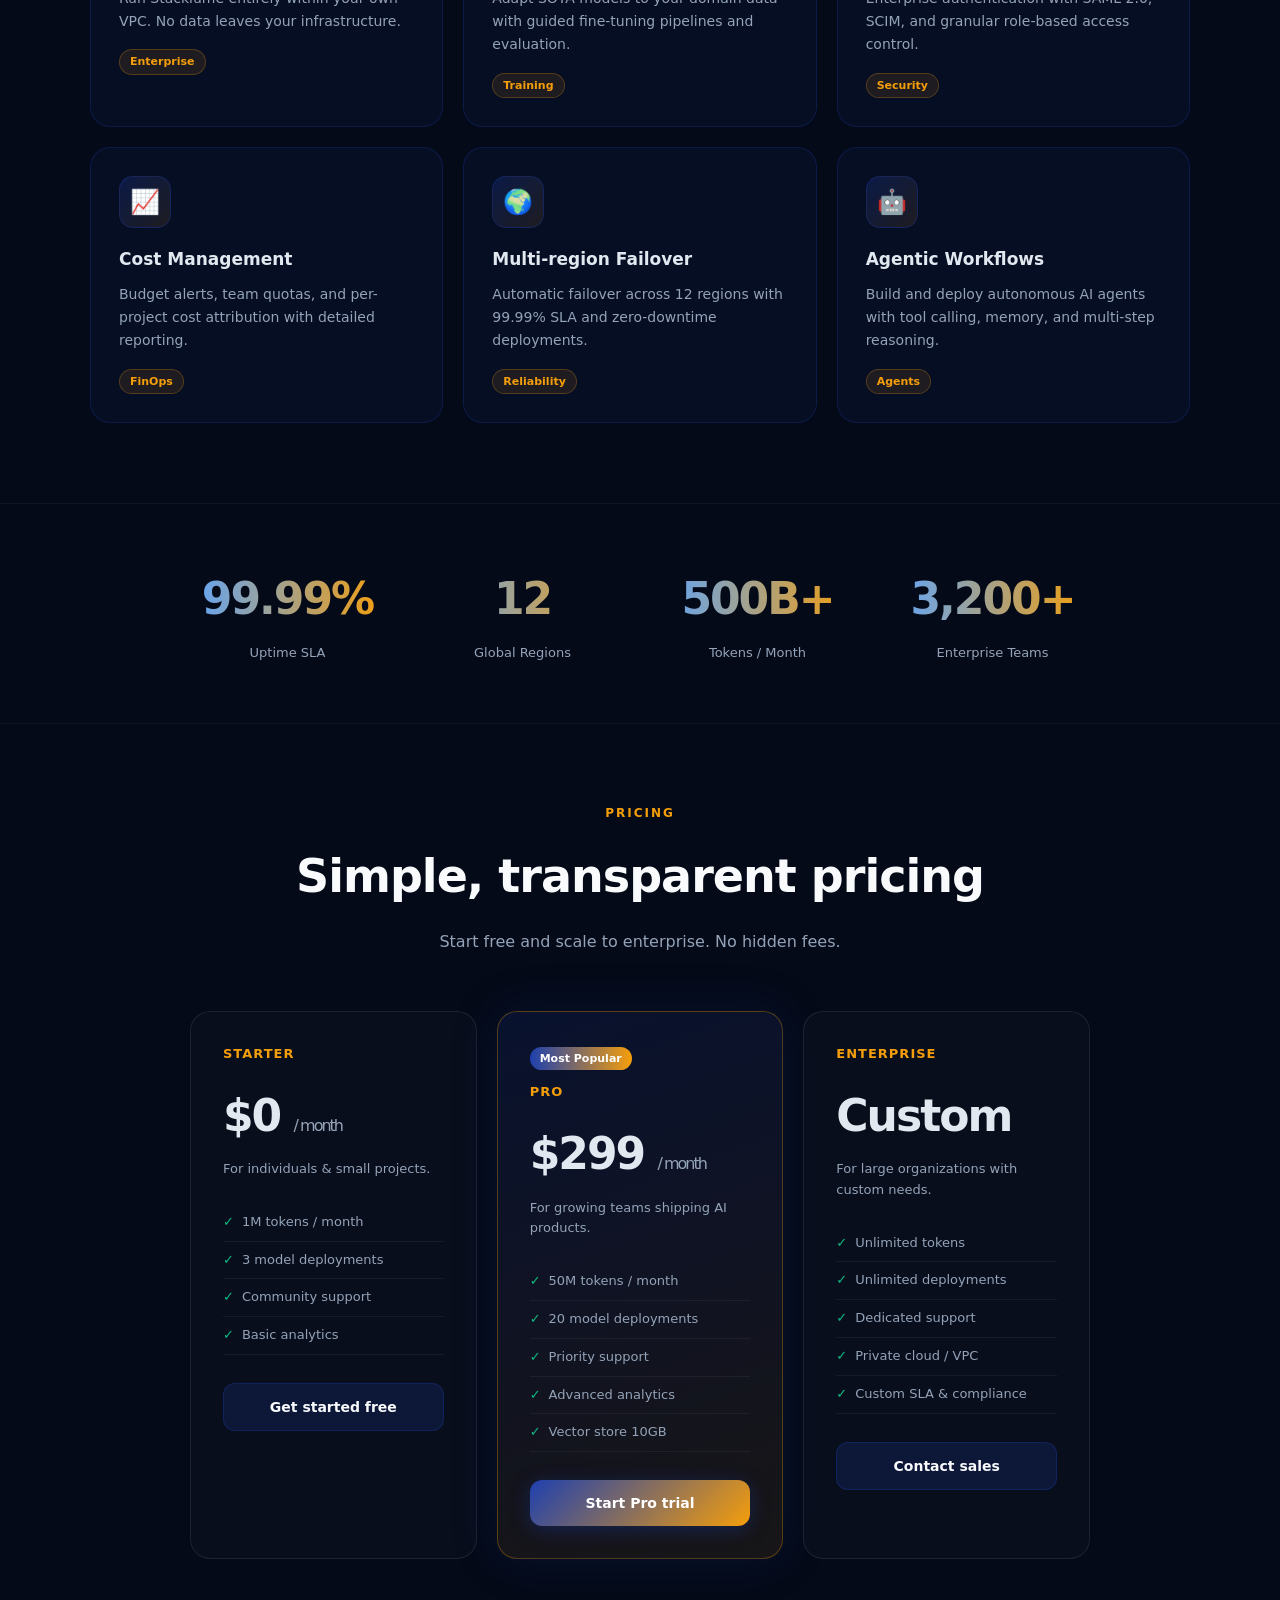
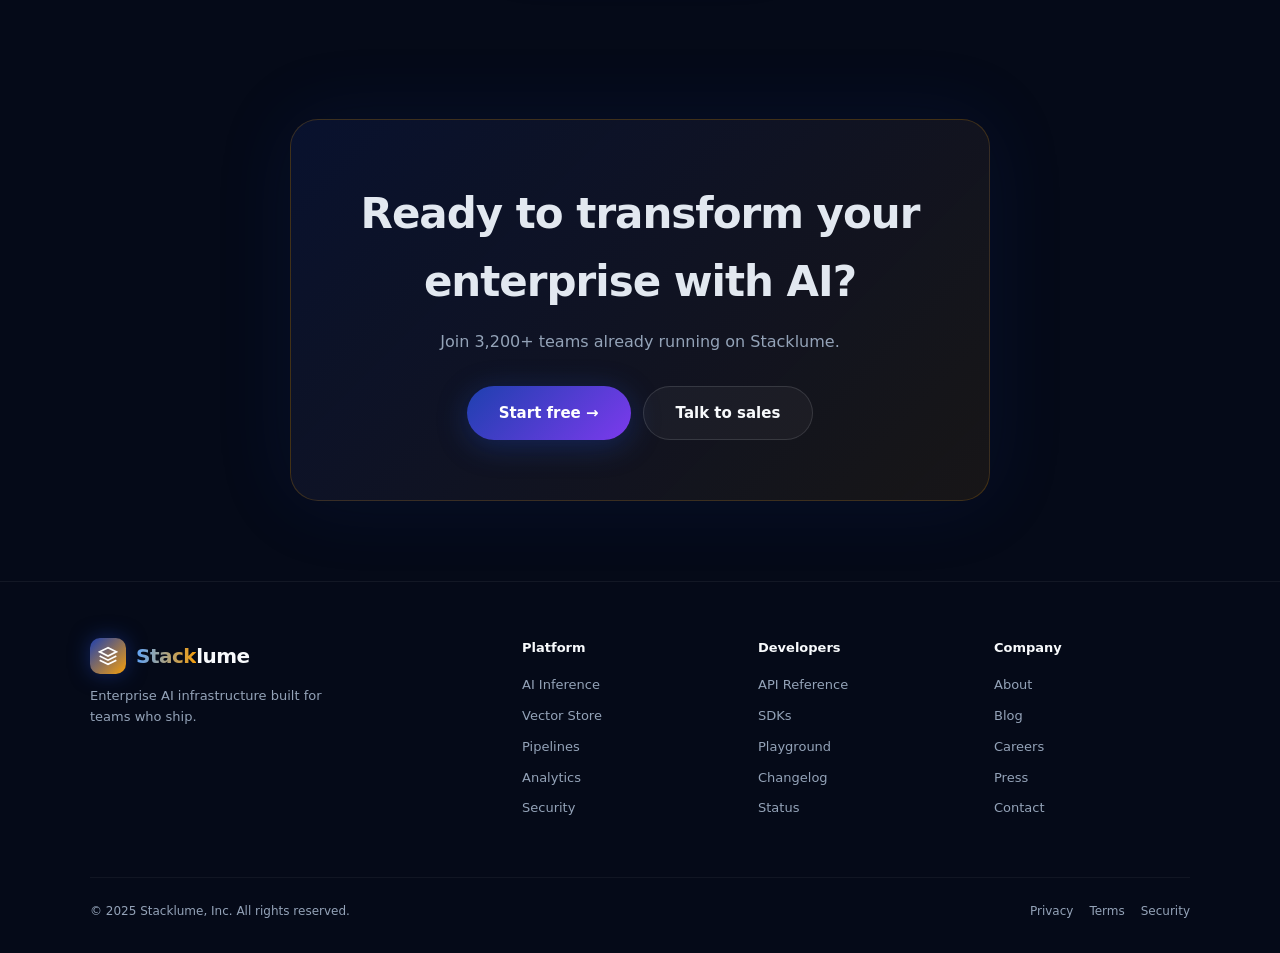
<file: public/theme-2.html>
<!DOCTYPE html>
<html lang="en">
<head>
  <meta charset="UTF-8" />
  <meta name="viewport" content="width=device-width, initial-scale=1.0" />
  <title>Stacklume — Enterprise AI Platform (Theme: Enterprise Navy)</title>
  <style>
    *, *::before, *::after { box-sizing: border-box; margin: 0; padding: 0; }
    html { scroll-behavior: smooth; }
    body {
      font-family: 'Inter', 'Segoe UI', system-ui, sans-serif;
      background: #050A18;
      color: #E2E8F0;
      line-height: 1.6;
      overflow-x: hidden;
    }

    :root {
      --g1: #1E40AF;
      --g2: #7C3AED;
      --g3: #F59E0B;
      --bg: #050A18;
      --bg-card: rgba(30, 64, 175, 0.08);
      --bg-card-border: rgba(30, 64, 175, 0.25);
      --accent: #F59E0B;
      --accent2: #7C3AED;
      --text-primary: #F8FAFC;
      --text-muted: #94A3B8;
      --nav-bg: rgba(5, 10, 24, 0.88);
    }

    body::before {
      content: '';
      position: fixed; inset: 0;
      background:
        radial-gradient(ellipse 70% 55% at 5% 15%, rgba(30,64,175,0.2) 0%, transparent 60%),
        radial-gradient(ellipse 60% 50% at 95% 85%, rgba(124,58,237,0.15) 0%, transparent 60%),
        radial-gradient(ellipse 40% 40% at 50% 50%, rgba(245,158,11,0.04) 0%, transparent 60%);
      pointer-events: none; z-index: 0;
    }

    /* Theme Bar */
    .theme-bar {
      position: fixed; top: 0; left: 0; right: 0; z-index: 200;
      display: flex; justify-content: flex-end; align-items: center;
      gap: 8px; padding: 6px 24px;
      background: rgba(0,0,0,0.7); backdrop-filter: blur(8px);
      border-bottom: 1px solid rgba(255,255,255,0.06);
      font-size: 11px; color: #94A3B8;
    }
    .theme-bar span { margin-right: 4px; }
    .theme-pill {
      display: inline-flex; align-items: center; gap: 6px;
      padding: 4px 12px; border-radius: 999px; font-size: 11px; font-weight: 600;
      text-decoration: none; border: 1px solid rgba(255,255,255,0.12);
      color: #E2E8F0; transition: all 0.2s;
    }
    .theme-pill.active, .theme-pill:hover { border-color: var(--accent); color: #fff; }
    .tp1 { background: linear-gradient(135deg, #7C3AED22, #06B6D422); }
    .tp2 { background: linear-gradient(135deg, #1E3A8A22, #F59E0B22); }
    .tp3 { background: linear-gradient(135deg, #9333EA22, #EC489922); }
    .tp4 { background: linear-gradient(135deg, #0EA5E922, #10B98122); }
    .tp2.active { background: linear-gradient(135deg, #1E40AF55, #F59E0B44); border-color: #F59E0B; }

    /* Nav */
    nav {
      position: sticky; top: 28px; z-index: 100;
      display: flex; align-items: center; justify-content: space-between;
      padding: 0 40px; height: 68px;
      background: var(--nav-bg); backdrop-filter: blur(20px);
      border-bottom: 1px solid rgba(255,255,255,0.06);
    }
    .nav-logo {
      display: flex; align-items: center; gap: 10px;
      text-decoration: none; color: var(--text-primary);
    }
    .logo-mark {
      width: 36px; height: 36px;
      background: linear-gradient(135deg, var(--g1), var(--g3));
      border-radius: 10px;
      display: flex; align-items: center; justify-content: center;
      box-shadow: 0 0 20px rgba(30,64,175,0.5);
    }
    .logo-text { font-size: 20px; font-weight: 800; letter-spacing: -0.5px; }
    .logo-text span {
      background: linear-gradient(90deg, #60A5FA, #F59E0B);
      -webkit-background-clip: text; -webkit-text-fill-color: transparent; background-clip: text;
    }
    .nav-links { display: flex; align-items: center; gap: 6px; }
    .nav-item { position: relative; }
    .nav-btn {
      display: flex; align-items: center; gap: 5px;
      padding: 8px 16px; border-radius: 999px;
      background: rgba(255,255,255,0.04); border: 1px solid rgba(255,255,255,0.08);
      color: var(--text-muted); font-size: 14px; font-weight: 500;
      cursor: pointer; transition: all 0.2s; text-decoration: none;
    }
    .nav-btn:hover {
      background: rgba(30,64,175,0.15); border-color: rgba(30,64,175,0.4);
      color: var(--text-primary);
    }
    .nav-btn .arrow { width: 14px; height: 14px; transition: transform 0.2s; opacity: 0.6; }
    .dropdown {
      position: absolute; top: calc(100% + 10px); left: 50%;
      transform: translateX(-50%) translateY(-6px);
      min-width: 220px; padding: 8px;
      background: rgba(5,10,24,0.97); backdrop-filter: blur(24px);
      border: 1px solid rgba(30,64,175,0.3); border-radius: 16px;
      box-shadow: 0 20px 60px rgba(0,0,0,0.6), 0 0 0 1px rgba(245,158,11,0.08);
      opacity: 0; pointer-events: none;
      transition: all 0.2s cubic-bezier(0.16,1,0.3,1); z-index: 50;
    }
    .nav-item:hover .dropdown, .nav-item:focus-within .dropdown {
      opacity: 1; pointer-events: all; transform: translateX(-50%) translateY(0);
    }
    .dd-item {
      display: flex; align-items: flex-start; gap: 12px;
      padding: 10px 12px; border-radius: 10px; text-decoration: none;
      color: var(--text-muted); transition: all 0.15s;
    }
    .dd-item:hover { background: rgba(30,64,175,0.15); color: var(--text-primary); }
    .dd-icon {
      width: 34px; height: 34px; border-radius: 8px; flex-shrink: 0;
      display: flex; align-items: center; justify-content: center;
      background: rgba(30,64,175,0.2); font-size: 16px;
    }
    .dd-label { font-size: 13px; font-weight: 600; color: var(--text-primary); }
    .dd-desc { font-size: 11px; color: var(--text-muted); margin-top: 1px; }
    .nav-cta { display: flex; align-items: center; gap: 8px; }
    .btn-ghost {
      padding: 8px 18px; border-radius: 999px;
      background: transparent; border: 1px solid rgba(255,255,255,0.12);
      color: var(--text-muted); font-size: 14px; font-weight: 500;
      cursor: pointer; transition: all 0.2s; text-decoration: none;
    }
    .btn-ghost:hover { border-color: rgba(255,255,255,0.3); color: var(--text-primary); }
    .btn-primary {
      padding: 8px 20px; border-radius: 999px;
      background: linear-gradient(135deg, var(--g1), var(--g3));
      border: none; color: #fff; font-size: 14px; font-weight: 600;
      cursor: pointer; transition: all 0.2s; text-decoration: none;
      box-shadow: 0 4px 20px rgba(30,64,175,0.4);
    }
    .btn-primary:hover { transform: translateY(-1px); box-shadow: 0 6px 28px rgba(245,158,11,0.35); }

    /* Hero */
    .hero {
      position: relative; z-index: 1;
      padding: 100px 40px 80px;
      text-align: center; max-width: 900px; margin: 0 auto;
    }
    .hero-badge {
      display: inline-flex; align-items: center; gap: 8px;
      padding: 6px 18px; border-radius: 999px; margin-bottom: 28px;
      background: rgba(245,158,11,0.1); border: 1px solid rgba(245,158,11,0.3);
      font-size: 13px; color: var(--accent); font-weight: 600;
    }
    .hero-badge::before {
      content: '✦'; font-size: 10px;
    }
    .hero h1 {
      font-size: clamp(38px, 6vw, 70px); font-weight: 900;
      letter-spacing: -2px; line-height: 1.05; margin-bottom: 24px;
      color: var(--text-primary);
    }
    .hero h1 .grad {
      background: linear-gradient(90deg, #60A5FA, #A78BFA, #F59E0B);
      -webkit-background-clip: text; -webkit-text-fill-color: transparent; background-clip: text;
    }
    .hero p {
      font-size: 18px; color: var(--text-muted); max-width: 560px;
      margin: 0 auto 40px; line-height: 1.7;
    }
    .hero-btns { display: flex; gap: 14px; justify-content: center; flex-wrap: wrap; }
    .btn-lg {
      padding: 14px 32px; border-radius: 999px; font-size: 15px; font-weight: 700;
      cursor: pointer; transition: all 0.25s; text-decoration: none;
      display: inline-flex; align-items: center; gap: 8px;
    }
    .btn-lg-primary {
      background: linear-gradient(135deg, var(--g1), var(--g2));
      color: #fff; border: none;
      box-shadow: 0 6px 30px rgba(30,64,175,0.4);
    }
    .btn-lg-primary:hover { transform: translateY(-2px); box-shadow: 0 10px 40px rgba(30,64,175,0.55); }
    .btn-lg-gold {
      background: linear-gradient(135deg, #F59E0B, #EF4444);
      color: #fff; border: none;
      box-shadow: 0 6px 30px rgba(245,158,11,0.3);
    }
    .btn-lg-gold:hover { transform: translateY(-2px); box-shadow: 0 10px 40px rgba(245,158,11,0.45); }
    .btn-lg-ghost {
      background: rgba(255,255,255,0.04);
      border: 1px solid rgba(255,255,255,0.12); color: var(--text-primary);
    }
    .btn-lg-ghost:hover { background: rgba(255,255,255,0.08); }

    /* Hero visual */
    .hero-visual {
      position: relative; margin: 60px auto 0;
      width: 100%; max-width: 860px; height: 340px; border-radius: 20px;
      background: rgba(30,64,175,0.05);
      border: 1px solid rgba(30,64,175,0.2);
      overflow: hidden;
      box-shadow: 0 0 80px rgba(30,64,175,0.12), inset 0 1px 0 rgba(255,255,255,0.05);
    }
    .hero-grid {
      position: absolute; inset: 0;
      background-image:
        linear-gradient(rgba(30,64,175,0.07) 1px, transparent 1px),
        linear-gradient(90deg, rgba(30,64,175,0.07) 1px, transparent 1px);
      background-size: 44px 44px;
    }
    .hero-orb {
      position: absolute; border-radius: 50%;
      filter: blur(60px); animation: float 8s ease-in-out infinite;
    }
    .orb1 { width: 200px; height: 200px; background: rgba(30,64,175,0.3); top: -40px; left: 8%; }
    .orb2 { width: 160px; height: 160px; background: rgba(245,158,11,0.2); bottom: -30px; right: 12%; animation-delay: -3s; }
    .orb3 { width: 120px; height: 120px; background: rgba(124,58,237,0.2); top: 30%; left: 48%; animation-delay: -5s; }
    @keyframes float { 0%,100% { transform: translateY(0); } 50% { transform: translateY(-18px); } }

    .hero-dashboard {
      position: absolute; top: 30px; left: 50%; transform: translateX(-50%);
      width: 90%; display: grid; grid-template-columns: 1fr 1fr 1fr; gap: 12px;
    }
    .dash-card {
      background: rgba(5,10,24,0.85); border: 1px solid rgba(30,64,175,0.25);
      border-radius: 12px; padding: 16px; backdrop-filter: blur(10px);
    }
    .dash-label { font-size: 10px; color: var(--text-muted); text-transform: uppercase; letter-spacing: 1px; }
    .dash-value {
      font-size: 22px; font-weight: 800; margin-top: 4px;
      background: linear-gradient(90deg, #60A5FA, #F59E0B);
      -webkit-background-clip: text; -webkit-text-fill-color: transparent; background-clip: text;
    }
    .dash-sub { font-size: 10px; color: #10B981; margin-top: 2px; }

    /* Section */
    section { position: relative; z-index: 1; padding: 80px 40px; }
    .section-label {
      text-align: center; font-size: 12px; font-weight: 700; letter-spacing: 2px;
      text-transform: uppercase; color: var(--accent); margin-bottom: 16px;
    }
    .section-title {
      text-align: center; font-size: clamp(28px, 4vw, 46px); font-weight: 800;
      letter-spacing: -1px; margin-bottom: 16px; color: var(--text-primary);
    }
    .section-sub {
      text-align: center; font-size: 16px; color: var(--text-muted);
      max-width: 520px; margin: 0 auto 56px;
    }

    /* Cards */
    .cards-grid {
      display: grid; grid-template-columns: repeat(auto-fit, minmax(280px, 1fr));
      gap: 20px; max-width: 1100px; margin: 0 auto;
    }
    .card {
      position: relative;
      background: var(--bg-card);
      border: 1px solid var(--bg-card-border);
      border-radius: 20px; padding: 28px;
      transition: all 0.3s cubic-bezier(0.16,1,0.3,1);
      overflow: hidden;
    }
    .card::after {
      content: '';
      position: absolute; top: 0; left: 0; right: 0; height: 2px;
      background: linear-gradient(90deg, transparent, var(--g3), transparent);
      opacity: 0; transition: opacity 0.3s;
    }
    .card:hover {
      transform: translateY(-6px);
      border-color: rgba(245,158,11,0.35);
      box-shadow: 0 20px 60px rgba(30,64,175,0.2), 0 0 0 1px rgba(245,158,11,0.1);
    }
    .card:hover::after { opacity: 1; }
    .card-icon {
      width: 52px; height: 52px; border-radius: 14px;
      display: flex; align-items: center; justify-content: center;
      font-size: 24px; margin-bottom: 18px;
      background: linear-gradient(135deg, rgba(30,64,175,0.25), rgba(245,158,11,0.1));
      border: 1px solid rgba(30,64,175,0.3);
      transition: all 0.3s;
    }
    .card:hover .card-icon {
      background: linear-gradient(135deg, rgba(30,64,175,0.4), rgba(245,158,11,0.2));
      box-shadow: 0 0 20px rgba(245,158,11,0.2);
    }
    .card h3 { font-size: 17px; font-weight: 700; margin-bottom: 10px; }
    .card p { font-size: 14px; color: var(--text-muted); line-height: 1.65; }
    .card-tag {
      display: inline-flex; margin-top: 16px;
      padding: 3px 10px; border-radius: 999px; font-size: 11px; font-weight: 600;
      background: rgba(245,158,11,0.1); border: 1px solid rgba(245,158,11,0.25); color: var(--accent);
    }

    /* Stats */
    .stats {
      padding: 60px 40px;
      border-top: 1px solid rgba(255,255,255,0.05);
      border-bottom: 1px solid rgba(255,255,255,0.05);
    }
    .stats-grid {
      display: grid; grid-template-columns: repeat(auto-fit, minmax(180px, 1fr));
      gap: 40px; max-width: 900px; margin: 0 auto; text-align: center;
    }
    .stat-value {
      font-size: 44px; font-weight: 900; letter-spacing: -2px;
      background: linear-gradient(90deg, #60A5FA, #F59E0B);
      -webkit-background-clip: text; -webkit-text-fill-color: transparent; background-clip: text;
    }
    .stat-label { font-size: 13px; color: var(--text-muted); margin-top: 8px; }

    /* Pricing */
    .pricing-grid {
      display: grid; grid-template-columns: repeat(auto-fit, minmax(260px, 1fr));
      gap: 20px; max-width: 900px; margin: 0 auto;
    }
    .pricing-card {
      background: rgba(255,255,255,0.02);
      border: 1px solid rgba(255,255,255,0.08);
      border-radius: 20px; padding: 32px;
      transition: all 0.3s;
    }
    .pricing-card.featured {
      background: linear-gradient(160deg, rgba(30,64,175,0.15), rgba(245,158,11,0.08));
      border-color: rgba(245,158,11,0.3);
      box-shadow: 0 0 50px rgba(30,64,175,0.15);
    }
    .pricing-card:hover {
      transform: translateY(-4px);
      border-color: rgba(245,158,11,0.3);
    }
    .plan-name { font-size: 13px; font-weight: 700; letter-spacing: 1px; text-transform: uppercase; color: var(--accent); margin-bottom: 16px; }
    .plan-price { font-size: 44px; font-weight: 900; letter-spacing: -2px; margin-bottom: 8px; }
    .plan-price span { font-size: 16px; font-weight: 400; color: var(--text-muted); }
    .plan-desc { font-size: 13px; color: var(--text-muted); margin-bottom: 24px; }
    .plan-features { list-style: none; margin-bottom: 28px; }
    .plan-features li { font-size: 13px; color: var(--text-muted); padding: 8px 0; border-bottom: 1px solid rgba(255,255,255,0.05); display: flex; align-items: center; gap: 8px; }
    .plan-features li::before { content: '✓'; color: #10B981; font-weight: 700; }
    .plan-btn {
      display: block; text-align: center; padding: 12px;
      border-radius: 12px; font-size: 14px; font-weight: 600;
      text-decoration: none; transition: all 0.2s;
      background: rgba(30,64,175,0.2); border: 1px solid rgba(30,64,175,0.3); color: var(--text-primary);
    }
    .plan-btn.featured-btn {
      background: linear-gradient(135deg, var(--g1), var(--g3));
      border: none; color: #fff;
      box-shadow: 0 4px 20px rgba(30,64,175,0.35);
    }
    .plan-btn:hover { transform: translateY(-1px); }
    .plan-badge {
      display: inline-block; margin-bottom: 12px;
      padding: 3px 10px; border-radius: 999px; font-size: 11px; font-weight: 700;
      background: linear-gradient(90deg, var(--g1), var(--g3));
      color: #fff;
    }

    /* CTA */
    .cta-section { padding: 80px 40px; text-align: center; }
    .cta-box {
      max-width: 700px; margin: 0 auto;
      background: linear-gradient(135deg, rgba(30,64,175,0.15), rgba(245,158,11,0.08));
      border: 1px solid rgba(245,158,11,0.2); border-radius: 28px;
      padding: 60px 40px;
      box-shadow: 0 0 80px rgba(30,64,175,0.12);
    }
    .cta-box h2 { font-size: clamp(26px, 4vw, 42px); font-weight: 800; letter-spacing: -1px; margin-bottom: 14px; }
    .cta-box p { font-size: 16px; color: var(--text-muted); margin-bottom: 32px; }
    .cta-btns { display: flex; gap: 12px; justify-content: center; flex-wrap: wrap; }

    /* Footer */
    footer {
      position: relative; z-index: 1;
      padding: 56px 40px 32px;
      border-top: 1px solid rgba(255,255,255,0.06);
    }
    .footer-grid {
      display: grid; grid-template-columns: 2fr 1fr 1fr 1fr;
      gap: 40px; max-width: 1100px; margin: 0 auto 48px;
    }
    .footer-brand p { font-size: 13px; color: var(--text-muted); margin-top: 12px; line-height: 1.6; max-width: 240px; }
    .footer-col h4 { font-size: 13px; font-weight: 700; color: var(--text-primary); margin-bottom: 16px; }
    .footer-col a { display: block; font-size: 13px; color: var(--text-muted); text-decoration: none; margin-bottom: 10px; transition: color 0.2s; }
    .footer-col a:hover { color: var(--text-primary); }
    .footer-bottom {
      max-width: 1100px; margin: 0 auto;
      display: flex; justify-content: space-between; align-items: center; flex-wrap: wrap; gap: 12px;
      padding-top: 24px; border-top: 1px solid rgba(255,255,255,0.05);
      font-size: 12px; color: var(--text-muted);
    }
    .footer-bottom a { color: var(--text-muted); text-decoration: none; }
    .footer-bottom a:hover { color: var(--text-primary); }

    @media (max-width: 768px) {
      nav { padding: 0 16px; }
      .hero { padding: 60px 20px 40px; }
      section { padding: 60px 20px; }
      .footer-grid { grid-template-columns: 1fr 1fr; }
    }
  </style>
</head>
<body>

  <!-- Theme Bar -->
  <div class="theme-bar">
    <span>Color Themes:</span>
    <a href="index.html" class="theme-pill tp1">◈ Cosmic Purple</a>
    <a href="theme-2.html" class="theme-pill tp2 active">◈ Enterprise Navy</a>
    <a href="theme-3.html" class="theme-pill tp3">◈ Nebula</a>
    <a href="theme-4.html" class="theme-pill tp4">◈ Ocean Teal</a>
  </div>

  <!-- Nav -->
  <nav>
    <a href="#" class="nav-logo">
      <div class="logo-mark">
        <svg viewBox="0 0 24 24" fill="none" stroke="#fff" stroke-width="2" width="20" height="20"><path d="M12 2L2 7l10 5 10-5-10-5zM2 17l10 5 10-5M2 12l10 5 10-5"/></svg>
      </div>
      <span class="logo-text"><span>Stack</span>lume</span>
    </a>
    <div class="nav-links">
      <div class="nav-item">
        <button class="nav-btn">Platform <svg class="arrow" viewBox="0 0 24 24" fill="none" stroke="currentColor" stroke-width="2"><polyline points="6 9 12 15 18 9"/></svg></button>
        <div class="dropdown">
          <a class="dd-item" href="#"><div class="dd-icon">🧠</div><div><div class="dd-label">AI Inference</div><div class="dd-desc">Deploy models at scale</div></div></a>
          <a class="dd-item" href="#"><div class="dd-icon">⚡</div><div><div class="dd-label">Vector Search</div><div class="dd-desc">Semantic retrieval engine</div></div></a>
          <a class="dd-item" href="#"><div class="dd-icon">🔄</div><div><div class="dd-label">Pipelines</div><div class="dd-desc">Build AI workflows</div></div></a>
          <a class="dd-item" href="#"><div class="dd-icon">📊</div><div><div class="dd-label">Analytics</div><div class="dd-desc">Usage &amp; model metrics</div></div></a>
        </div>
      </div>
      <div class="nav-item">
        <button class="nav-btn">Solutions <svg class="arrow" viewBox="0 0 24 24" fill="none" stroke="currentColor" stroke-width="2"><polyline points="6 9 12 15 18 9"/></svg></button>
        <div class="dropdown">
          <a class="dd-item" href="#"><div class="dd-icon">🏢</div><div><div class="dd-label">Enterprise</div><div class="dd-desc">Secure &amp; compliant AI</div></div></a>
          <a class="dd-item" href="#"><div class="dd-icon">🚀</div><div><div class="dd-label">Startups</div><div class="dd-desc">Ship AI products fast</div></div></a>
          <a class="dd-item" href="#"><div class="dd-icon">🔬</div><div><div class="dd-label">Research</div><div class="dd-desc">Experiment at scale</div></div></a>
        </div>
      </div>
      <div class="nav-item">
        <button class="nav-btn">Developers <svg class="arrow" viewBox="0 0 24 24" fill="none" stroke="currentColor" stroke-width="2"><polyline points="6 9 12 15 18 9"/></svg></button>
        <div class="dropdown">
          <a class="dd-item" href="api/"><div class="dd-icon">📖</div><div><div class="dd-label">API Reference</div><div class="dd-desc">REST &amp; GraphQL docs</div></div></a>
          <a class="dd-item" href="#"><div class="dd-icon">💻</div><div><div class="dd-label">SDKs</div><div class="dd-desc">Python, JS, Go, Rust</div></div></a>
          <a class="dd-item" href="demo/"><div class="dd-icon">🎮</div><div><div class="dd-label">Playground</div><div class="dd-desc">Try before you build</div></div></a>
        </div>
      </div>
      <a href="#pricing" class="nav-btn">Pricing</a>
      <a href="#" class="nav-btn">Blog</a>
    </div>
    <div class="nav-cta">
      <a href="#" class="btn-ghost">Sign in</a>
      <a href="demo/" class="btn-primary">Start free →</a>
    </div>
  </nav>

  <!-- Hero -->
  <section class="hero">
    <div class="hero-badge">✦ Enterprise-Grade AI Infrastructure</div>
    <h1>Power your enterprise<br><span class="grad">with intelligent AI</span></h1>
    <p>Built for Fortune 500 teams who demand performance, reliability, and security. Deploy AI at any scale with confidence.</p>
    <div class="hero-btns">
      <a href="demo/" class="btn-lg btn-lg-primary">Explore platform →</a>
      <a href="#" class="btn-lg btn-lg-gold">Book enterprise demo</a>
    </div>
    <div class="hero-visual">
      <div class="hero-grid"></div>
      <div class="hero-orb orb1"></div>
      <div class="hero-orb orb2"></div>
      <div class="hero-orb orb3"></div>
      <div class="hero-dashboard">
        <div class="dash-card"><div class="dash-label">Active Deployments</div><div class="dash-value">1,294</div><div class="dash-sub">↑ 24% this month</div></div>
        <div class="dash-card"><div class="dash-label">Requests Today</div><div class="dash-value">4.7M</div><div class="dash-sub">↑ 11% vs yesterday</div></div>
        <div class="dash-card"><div class="dash-label">Cost Savings</div><div class="dash-value">$812K</div><div class="dash-sub">Estimated this quarter</div></div>
      </div>
    </div>
  </section>

  <!-- Features -->
  <section>
    <div class="section-label">Platform Capabilities</div>
    <h2 class="section-title">Enterprise AI, simplified</h2>
    <p class="section-sub">A unified platform designed for enterprise teams: secure, scalable, and built for compliance.</p>
    <div class="cards-grid">
      <div class="card"><div class="card-icon">🏛️</div><h3>Private Cloud Deployment</h3><p>Run Stacklume entirely within your own VPC. No data leaves your infrastructure.</p><span class="card-tag">Enterprise</span></div>
      <div class="card"><div class="card-icon">🎯</div><h3>Model Fine-tuning</h3><p>Adapt SOTA models to your domain data with guided fine-tuning pipelines and evaluation.</p><span class="card-tag">Training</span></div>
      <div class="card"><div class="card-icon">🔐</div><h3>SSO &amp; RBAC</h3><p>Enterprise authentication with SAML 2.0, SCIM, and granular role-based access control.</p><span class="card-tag">Security</span></div>
      <div class="card"><div class="card-icon">📈</div><h3>Cost Management</h3><p>Budget alerts, team quotas, and per-project cost attribution with detailed reporting.</p><span class="card-tag">FinOps</span></div>
      <div class="card"><div class="card-icon">🌍</div><h3>Multi-region Failover</h3><p>Automatic failover across 12 regions with 99.99% SLA and zero-downtime deployments.</p><span class="card-tag">Reliability</span></div>
      <div class="card"><div class="card-icon">🤖</div><h3>Agentic Workflows</h3><p>Build and deploy autonomous AI agents with tool calling, memory, and multi-step reasoning.</p><span class="card-tag">Agents</span></div>
    </div>
  </section>

  <!-- Stats -->
  <div class="stats">
    <div class="stats-grid">
      <div><div class="stat-value">99.99%</div><div class="stat-label">Uptime SLA</div></div>
      <div><div class="stat-value">12</div><div class="stat-label">Global Regions</div></div>
      <div><div class="stat-value">500B+</div><div class="stat-label">Tokens / Month</div></div>
      <div><div class="stat-value">3,200+</div><div class="stat-label">Enterprise Teams</div></div>
    </div>
  </div>

  <!-- Pricing -->
  <section id="pricing">
    <div class="section-label">Pricing</div>
    <h2 class="section-title">Simple, transparent pricing</h2>
    <p class="section-sub">Start free and scale to enterprise. No hidden fees.</p>
    <div class="pricing-grid">
      <div class="pricing-card">
        <div class="plan-name">Starter</div>
        <div class="plan-price">$0 <span>/ month</span></div>
        <div class="plan-desc">For individuals &amp; small projects.</div>
        <ul class="plan-features">
          <li>1M tokens / month</li>
          <li>3 model deployments</li>
          <li>Community support</li>
          <li>Basic analytics</li>
        </ul>
        <a href="#" class="plan-btn">Get started free</a>
      </div>
      <div class="pricing-card featured">
        <div class="plan-badge">Most Popular</div>
        <div class="plan-name">Pro</div>
        <div class="plan-price">$299 <span>/ month</span></div>
        <div class="plan-desc">For growing teams shipping AI products.</div>
        <ul class="plan-features">
          <li>50M tokens / month</li>
          <li>20 model deployments</li>
          <li>Priority support</li>
          <li>Advanced analytics</li>
          <li>Vector store 10GB</li>
        </ul>
        <a href="#" class="plan-btn featured-btn">Start Pro trial</a>
      </div>
      <div class="pricing-card">
        <div class="plan-name">Enterprise</div>
        <div class="plan-price">Custom</div>
        <div class="plan-desc">For large organizations with custom needs.</div>
        <ul class="plan-features">
          <li>Unlimited tokens</li>
          <li>Unlimited deployments</li>
          <li>Dedicated support</li>
          <li>Private cloud / VPC</li>
          <li>Custom SLA &amp; compliance</li>
        </ul>
        <a href="#" class="plan-btn">Contact sales</a>
      </div>
    </div>
  </section>

  <!-- CTA -->
  <section class="cta-section">
    <div class="cta-box">
      <h2>Ready to transform your enterprise with AI?</h2>
      <p>Join 3,200+ teams already running on Stacklume.</p>
      <div class="cta-btns">
        <a href="demo/" class="btn-lg btn-lg-primary">Start free →</a>
        <a href="#" class="btn-lg btn-lg-ghost">Talk to sales</a>
      </div>
    </div>
  </section>

  <!-- Footer -->
  <footer>
    <div class="footer-grid">
      <div class="footer-brand">
        <a href="#" class="nav-logo">
          <div class="logo-mark"><svg viewBox="0 0 24 24" fill="none" stroke="#fff" stroke-width="2" width="20" height="20"><path d="M12 2L2 7l10 5 10-5-10-5zM2 17l10 5 10-5M2 12l10 5 10-5"/></svg></div>
          <span class="logo-text"><span>Stack</span>lume</span>
        </a>
        <p>Enterprise AI infrastructure built for teams who ship.</p>
      </div>
      <div class="footer-col"><h4>Platform</h4><a href="#">AI Inference</a><a href="#">Vector Store</a><a href="#">Pipelines</a><a href="#">Analytics</a><a href="#">Security</a></div>
      <div class="footer-col"><h4>Developers</h4><a href="api/">API Reference</a><a href="#">SDKs</a><a href="demo/">Playground</a><a href="#">Changelog</a><a href="#">Status</a></div>
      <div class="footer-col"><h4>Company</h4><a href="#">About</a><a href="#">Blog</a><a href="#">Careers</a><a href="#">Press</a><a href="#">Contact</a></div>
    </div>
    <div class="footer-bottom">
      <span>© 2025 Stacklume, Inc. All rights reserved.</span>
      <span style="display:flex;gap:16px;"><a href="#">Privacy</a><a href="#">Terms</a><a href="#">Security</a></span>
    </div>
  </footer>

</body>
</html>
</file>
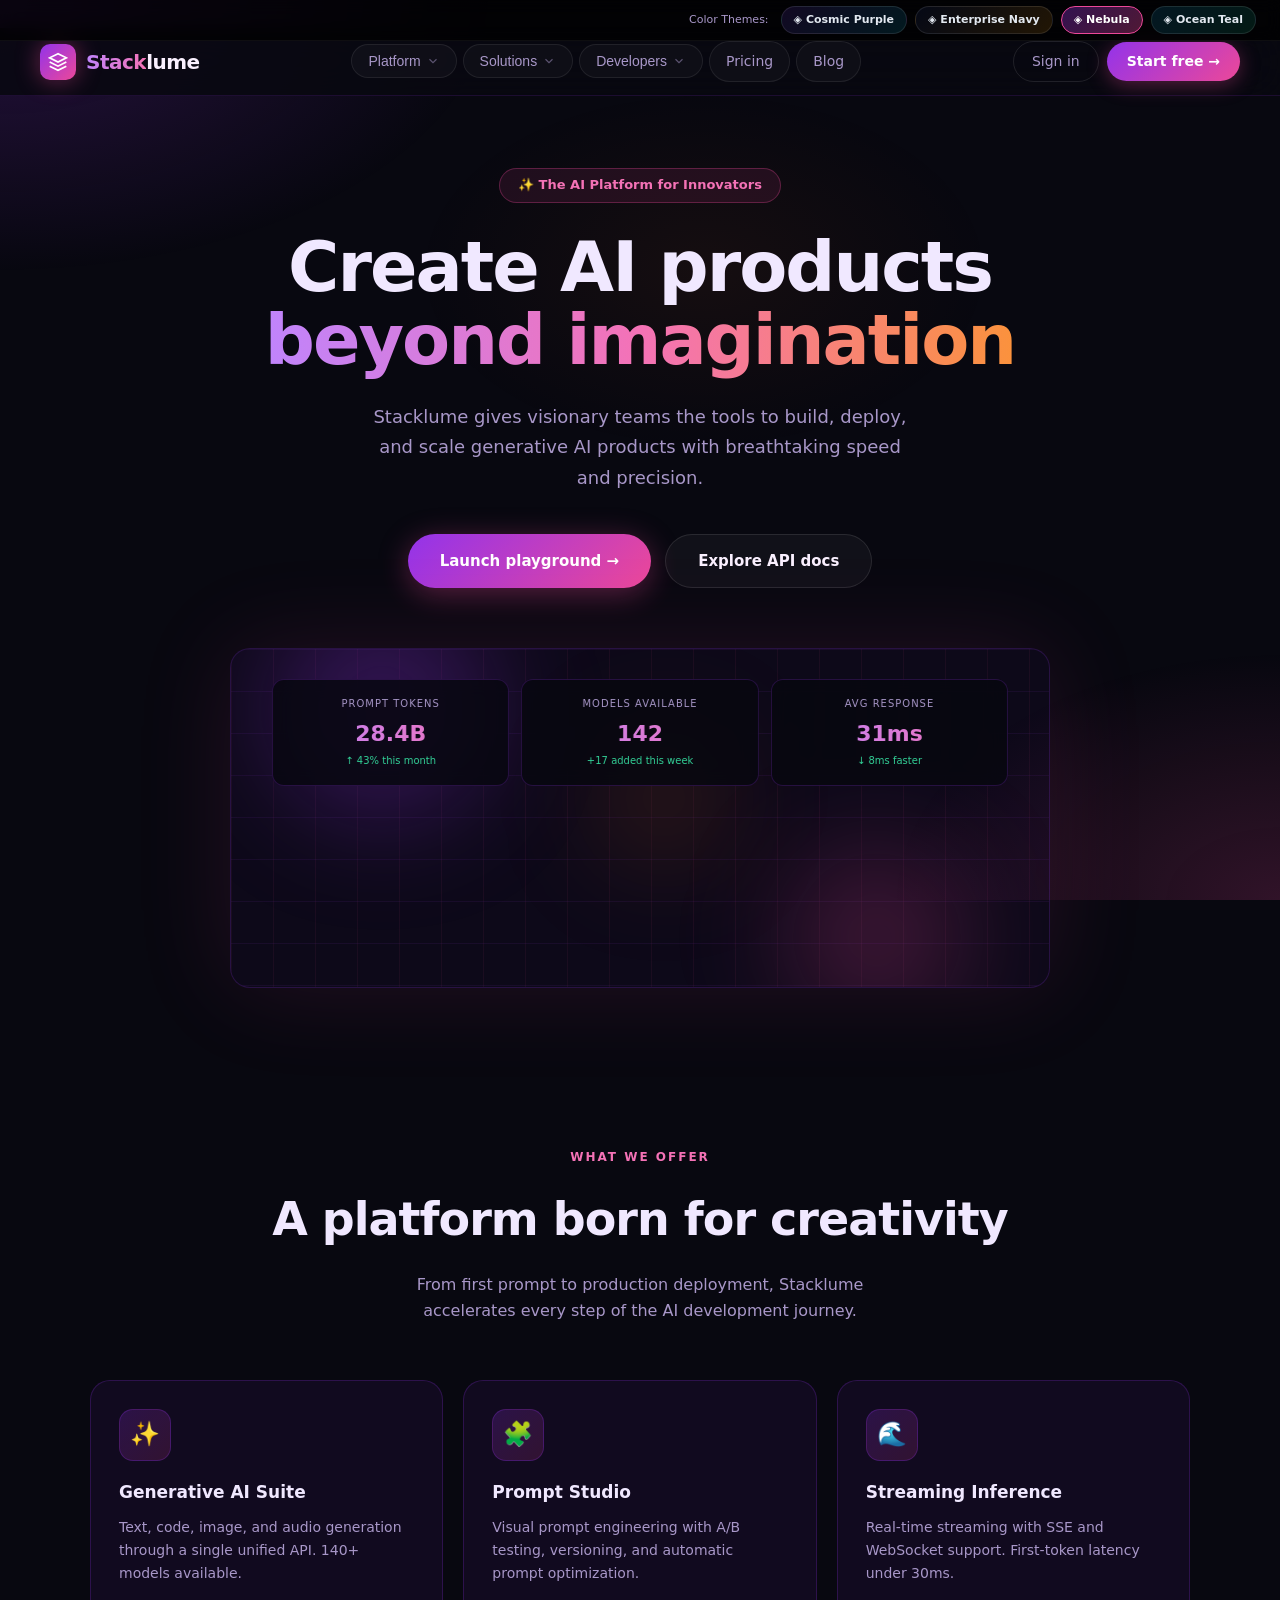
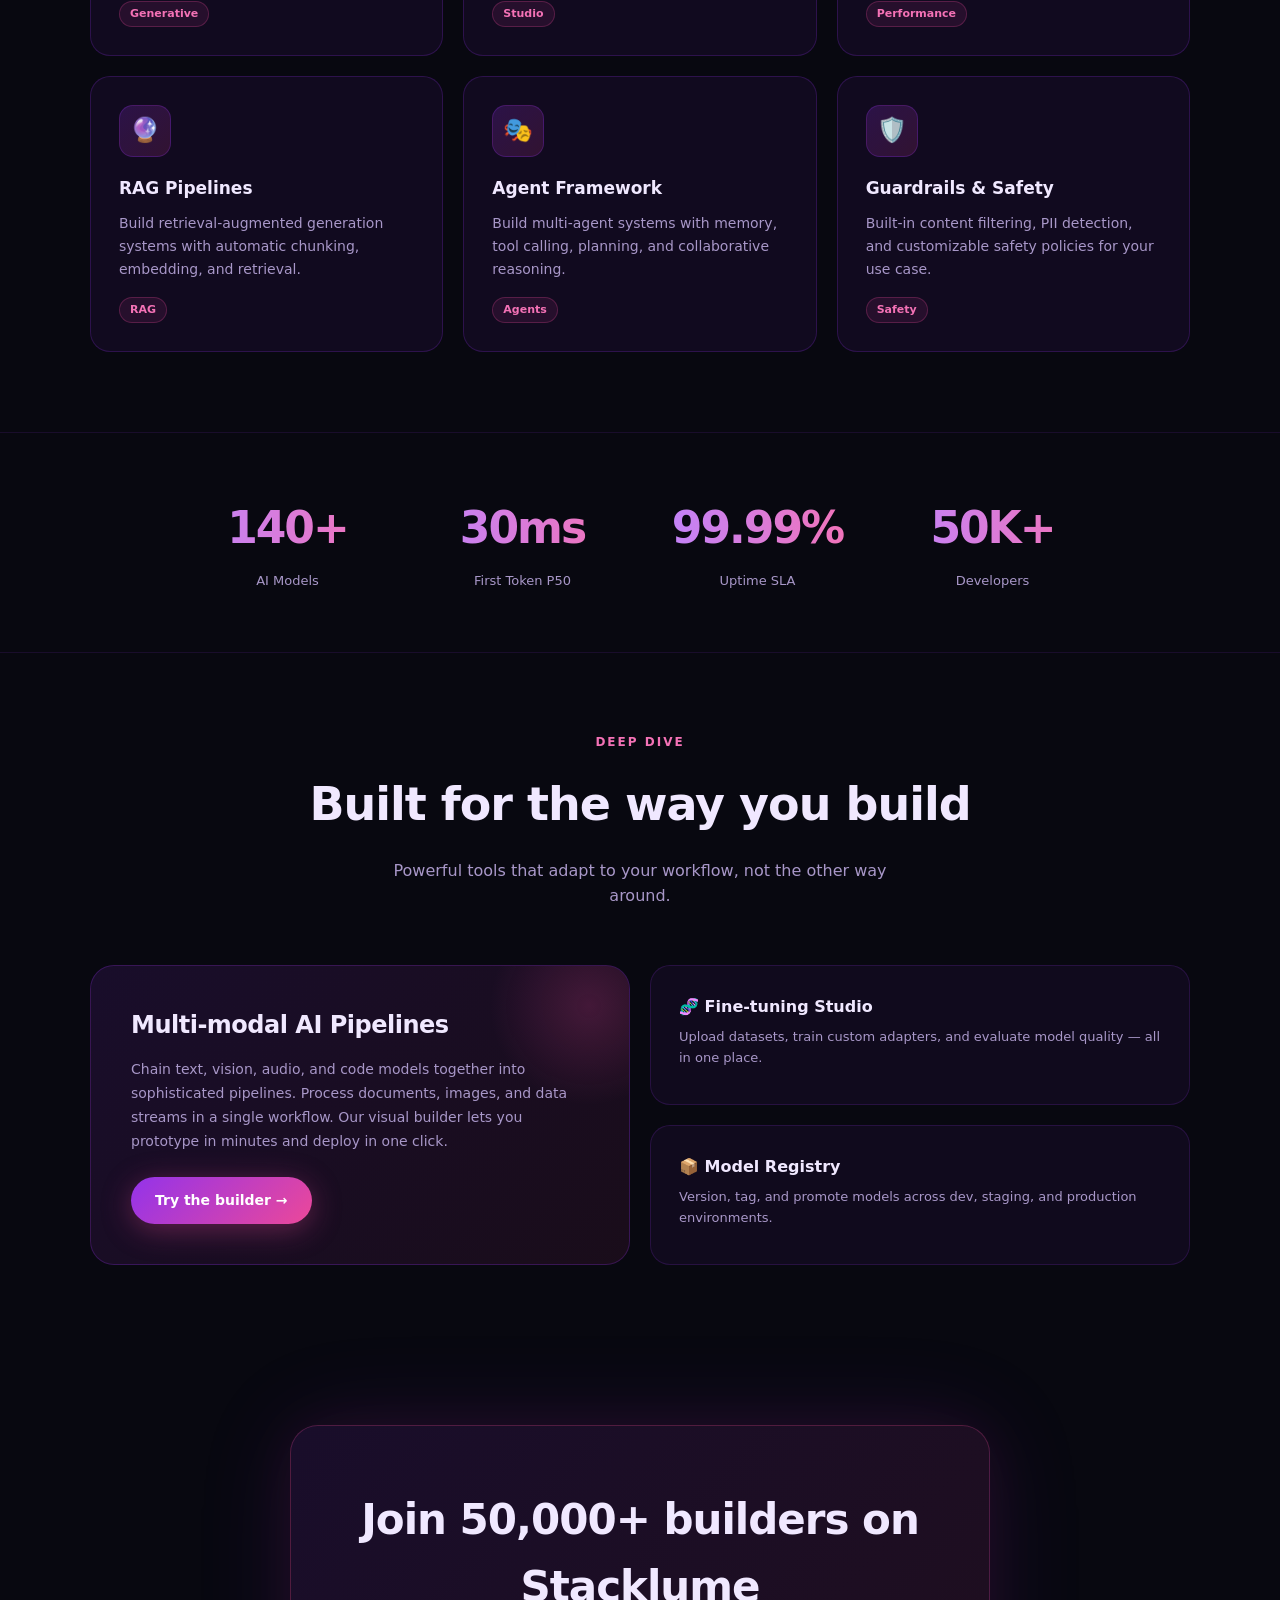
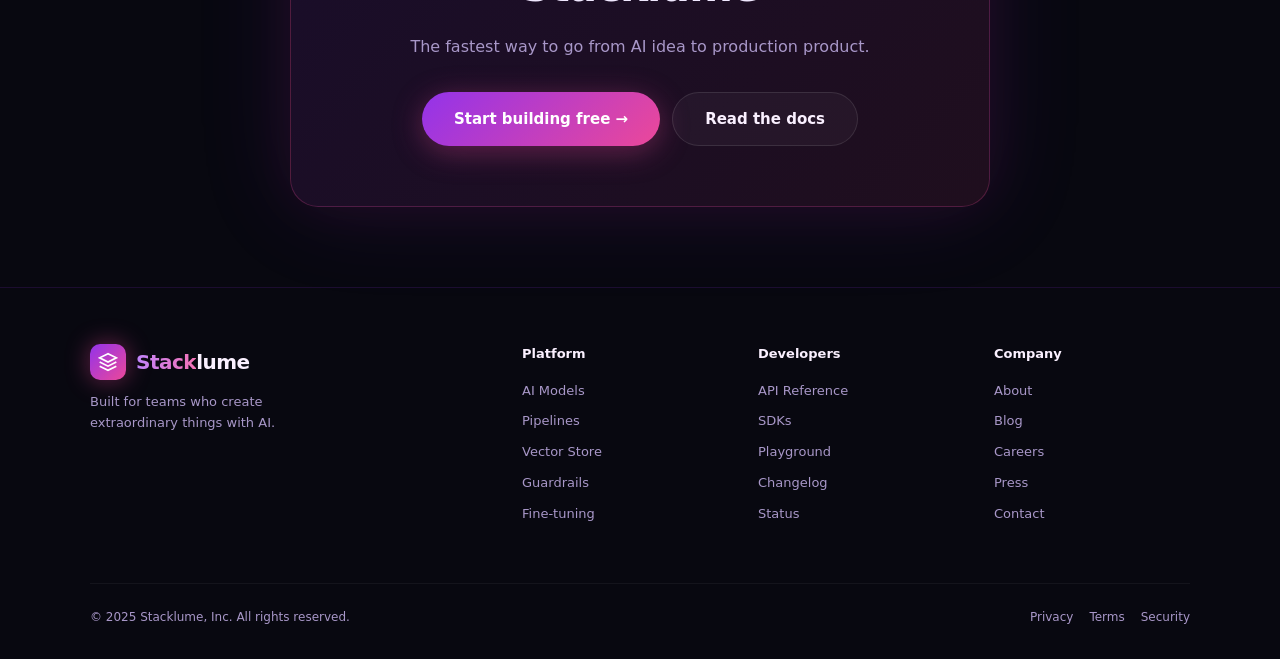
<file: public/theme-3.html>
<!DOCTYPE html>
<html lang="en">
<head>
  <meta charset="UTF-8" />
  <meta name="viewport" content="width=device-width, initial-scale=1.0" />
  <title>Stacklume — Enterprise AI Platform (Theme: Nebula)</title>
  <style>
    *, *::before, *::after { box-sizing: border-box; margin: 0; padding: 0; }
    html { scroll-behavior: smooth; }
    body {
      font-family: 'Inter', 'Segoe UI', system-ui, sans-serif;
      background: #080810;
      color: #F0E8FF;
      line-height: 1.6;
      overflow-x: hidden;
    }

    :root {
      --g1: #9333EA;
      --g2: #EC4899;
      --g3: #F97316;
      --bg: #080810;
      --bg-card: rgba(147, 51, 234, 0.07);
      --bg-card-border: rgba(147, 51, 234, 0.22);
      --accent: #F472B6;
      --text-primary: #FAF0FF;
      --text-muted: #A897C8;
      --nav-bg: rgba(8, 8, 16, 0.88);
    }

    body::before {
      content: '';
      position: fixed; inset: 0;
      background:
        radial-gradient(ellipse 70% 55% at 0% 0%, rgba(147,51,234,0.22) 0%, transparent 55%),
        radial-gradient(ellipse 55% 50% at 100% 100%, rgba(236,72,153,0.18) 0%, transparent 55%),
        radial-gradient(ellipse 45% 40% at 55% 30%, rgba(249,115,22,0.06) 0%, transparent 50%);
      pointer-events: none; z-index: 0;
    }

    /* Theme Bar */
    .theme-bar {
      position: fixed; top: 0; left: 0; right: 0; z-index: 200;
      display: flex; justify-content: flex-end; align-items: center;
      gap: 8px; padding: 6px 24px;
      background: rgba(0,0,0,0.75); backdrop-filter: blur(8px);
      border-bottom: 1px solid rgba(255,255,255,0.05);
      font-size: 11px; color: #A897C8;
    }
    .theme-bar span { margin-right: 4px; }
    .theme-pill {
      display: inline-flex; align-items: center; gap: 6px;
      padding: 4px 12px; border-radius: 999px; font-size: 11px; font-weight: 600;
      text-decoration: none; border: 1px solid rgba(255,255,255,0.1);
      color: #E2E8F0; transition: all 0.2s;
    }
    .theme-pill.active, .theme-pill:hover { border-color: var(--accent); color: #fff; }
    .tp1 { background: linear-gradient(135deg, #7C3AED22, #06B6D422); }
    .tp2 { background: linear-gradient(135deg, #1E3A8A22, #F59E0B22); }
    .tp3 { background: linear-gradient(135deg, #9333EA22, #EC489922); }
    .tp4 { background: linear-gradient(135deg, #0EA5E922, #10B98122); }
    .tp3.active { background: linear-gradient(135deg, #9333EA55, #EC489955); border-color: #EC4899; }

    /* Nav */
    nav {
      position: sticky; top: 28px; z-index: 100;
      display: flex; align-items: center; justify-content: space-between;
      padding: 0 40px; height: 68px;
      background: var(--nav-bg); backdrop-filter: blur(20px);
      border-bottom: 1px solid rgba(147,51,234,0.15);
    }
    .nav-logo { display: flex; align-items: center; gap: 10px; text-decoration: none; color: var(--text-primary); }
    .logo-mark {
      width: 36px; height: 36px;
      background: linear-gradient(135deg, var(--g1), var(--g2));
      border-radius: 10px;
      display: flex; align-items: center; justify-content: center;
      box-shadow: 0 0 24px rgba(236,72,153,0.45);
    }
    .logo-text { font-size: 20px; font-weight: 800; letter-spacing: -0.5px; }
    .logo-text span {
      background: linear-gradient(90deg, #C084FC, #F472B6);
      -webkit-background-clip: text; -webkit-text-fill-color: transparent; background-clip: text;
    }
    .nav-links { display: flex; align-items: center; gap: 6px; }
    .nav-item { position: relative; }
    .nav-btn {
      display: flex; align-items: center; gap: 5px;
      padding: 8px 16px; border-radius: 999px;
      background: rgba(255,255,255,0.03); border: 1px solid rgba(255,255,255,0.08);
      color: var(--text-muted); font-size: 14px; font-weight: 500;
      cursor: pointer; transition: all 0.2s; text-decoration: none;
    }
    .nav-btn:hover {
      background: rgba(147,51,234,0.12); border-color: rgba(236,72,153,0.35);
      color: var(--text-primary);
    }
    .nav-btn .arrow { width: 14px; height: 14px; transition: transform 0.2s; opacity: 0.5; }
    .dropdown {
      position: absolute; top: calc(100% + 10px); left: 50%;
      transform: translateX(-50%) translateY(-6px);
      min-width: 220px; padding: 8px;
      background: rgba(8,8,16,0.97); backdrop-filter: blur(24px);
      border: 1px solid rgba(147,51,234,0.3); border-radius: 16px;
      box-shadow: 0 20px 60px rgba(0,0,0,0.6), 0 0 40px rgba(236,72,153,0.08);
      opacity: 0; pointer-events: none;
      transition: all 0.2s cubic-bezier(0.16,1,0.3,1); z-index: 50;
    }
    .nav-item:hover .dropdown, .nav-item:focus-within .dropdown {
      opacity: 1; pointer-events: all; transform: translateX(-50%) translateY(0);
    }
    .dd-item {
      display: flex; align-items: flex-start; gap: 12px;
      padding: 10px 12px; border-radius: 10px; text-decoration: none;
      color: var(--text-muted); transition: all 0.15s;
    }
    .dd-item:hover { background: rgba(147,51,234,0.15); color: var(--text-primary); }
    .dd-icon {
      width: 34px; height: 34px; border-radius: 8px; flex-shrink: 0;
      display: flex; align-items: center; justify-content: center;
      background: rgba(147,51,234,0.2); font-size: 16px;
    }
    .dd-label { font-size: 13px; font-weight: 600; color: var(--text-primary); }
    .dd-desc { font-size: 11px; color: var(--text-muted); margin-top: 1px; }
    .nav-cta { display: flex; align-items: center; gap: 8px; }
    .btn-ghost {
      padding: 8px 18px; border-radius: 999px;
      background: transparent; border: 1px solid rgba(255,255,255,0.1);
      color: var(--text-muted); font-size: 14px; font-weight: 500;
      cursor: pointer; transition: all 0.2s; text-decoration: none;
    }
    .btn-ghost:hover { border-color: rgba(236,72,153,0.4); color: var(--text-primary); }
    .btn-primary {
      padding: 8px 20px; border-radius: 999px;
      background: linear-gradient(135deg, var(--g1), var(--g2));
      border: none; color: #fff; font-size: 14px; font-weight: 600;
      cursor: pointer; transition: all 0.2s; text-decoration: none;
      box-shadow: 0 4px 20px rgba(236,72,153,0.35);
    }
    .btn-primary:hover { transform: translateY(-1px); box-shadow: 0 6px 28px rgba(236,72,153,0.5); }

    /* Hero */
    .hero {
      position: relative; z-index: 1;
      padding: 100px 40px 80px;
      text-align: center; max-width: 900px; margin: 0 auto;
    }
    .hero-badge {
      display: inline-flex; align-items: center; gap: 8px;
      padding: 6px 18px; border-radius: 999px; margin-bottom: 28px;
      background: rgba(236,72,153,0.1); border: 1px solid rgba(236,72,153,0.3);
      font-size: 13px; color: var(--accent); font-weight: 600;
    }
    .hero h1 {
      font-size: clamp(38px, 6vw, 70px); font-weight: 900;
      letter-spacing: -2px; line-height: 1.05; margin-bottom: 24px;
    }
    .hero h1 .grad {
      background: linear-gradient(90deg, #C084FC, #F472B6, #FB923C);
      -webkit-background-clip: text; -webkit-text-fill-color: transparent; background-clip: text;
    }
    .hero p { font-size: 18px; color: var(--text-muted); max-width: 560px; margin: 0 auto 40px; line-height: 1.7; }
    .hero-btns { display: flex; gap: 14px; justify-content: center; flex-wrap: wrap; }
    .btn-lg {
      padding: 14px 32px; border-radius: 999px; font-size: 15px; font-weight: 700;
      cursor: pointer; transition: all 0.25s; text-decoration: none;
      display: inline-flex; align-items: center; gap: 8px;
    }
    .btn-lg-primary {
      background: linear-gradient(135deg, var(--g1), var(--g2));
      color: #fff; border: none; box-shadow: 0 6px 30px rgba(236,72,153,0.35);
    }
    .btn-lg-primary:hover { transform: translateY(-2px); box-shadow: 0 10px 40px rgba(236,72,153,0.5); }
    .btn-lg-ghost {
      background: rgba(255,255,255,0.04);
      border: 1px solid rgba(255,255,255,0.1); color: var(--text-primary);
    }
    .btn-lg-ghost:hover { background: rgba(147,51,234,0.1); border-color: rgba(147,51,234,0.3); }

    /* Hero Visual */
    .hero-visual {
      position: relative; margin: 60px auto 0;
      width: 100%; max-width: 860px; height: 340px; border-radius: 20px;
      background: rgba(147,51,234,0.04);
      border: 1px solid rgba(147,51,234,0.2);
      overflow: hidden;
      box-shadow: 0 0 100px rgba(236,72,153,0.12);
    }
    .hero-grid {
      position: absolute; inset: 0;
      background-image:
        linear-gradient(rgba(147,51,234,0.08) 1px, transparent 1px),
        linear-gradient(90deg, rgba(236,72,153,0.06) 1px, transparent 1px);
      background-size: 42px 42px;
    }
    .hero-orb {
      position: absolute; border-radius: 50%;
      filter: blur(55px); animation: float 9s ease-in-out infinite;
    }
    .orb1 { width: 220px; height: 220px; background: rgba(147,51,234,0.28); top: -50px; left: 5%; }
    .orb2 { width: 180px; height: 180px; background: rgba(236,72,153,0.22); bottom: -40px; right: 10%; animation-delay: -4s; }
    .orb3 { width: 130px; height: 130px; background: rgba(249,115,22,0.15); top: 25%; left: 45%; animation-delay: -6s; }
    @keyframes float { 0%,100% { transform: translateY(0); } 50% { transform: translateY(-22px); } }
    .hero-dashboard {
      position: absolute; top: 30px; left: 50%; transform: translateX(-50%);
      width: 90%; display: grid; grid-template-columns: 1fr 1fr 1fr; gap: 12px;
    }
    .dash-card {
      background: rgba(8,8,16,0.85); border: 1px solid rgba(147,51,234,0.22);
      border-radius: 12px; padding: 16px; backdrop-filter: blur(10px);
    }
    .dash-label { font-size: 10px; color: var(--text-muted); text-transform: uppercase; letter-spacing: 1px; }
    .dash-value {
      font-size: 22px; font-weight: 800; margin-top: 4px;
      background: linear-gradient(90deg, #C084FC, #F472B6);
      -webkit-background-clip: text; -webkit-text-fill-color: transparent; background-clip: text;
    }
    .dash-sub { font-size: 10px; color: #34D399; margin-top: 2px; }

    /* Section */
    section { position: relative; z-index: 1; padding: 80px 40px; }
    .section-label { text-align: center; font-size: 12px; font-weight: 700; letter-spacing: 2px; text-transform: uppercase; color: var(--accent); margin-bottom: 16px; }
    .section-title { text-align: center; font-size: clamp(28px,4vw,46px); font-weight: 800; letter-spacing: -1px; margin-bottom: 16px; }
    .section-sub { text-align: center; font-size: 16px; color: var(--text-muted); max-width: 520px; margin: 0 auto 56px; }

    /* Cards */
    .cards-grid {
      display: grid; grid-template-columns: repeat(auto-fit, minmax(280px, 1fr));
      gap: 20px; max-width: 1100px; margin: 0 auto;
    }
    .card {
      position: relative;
      background: var(--bg-card);
      border: 1px solid var(--bg-card-border);
      border-radius: 20px; padding: 28px;
      transition: all 0.3s cubic-bezier(0.16,1,0.3,1);
      overflow: hidden;
    }
    .card::before {
      content: '';
      position: absolute; inset: 0; border-radius: 20px;
      background: radial-gradient(circle at top left, rgba(236,72,153,0.08), transparent 60%);
      opacity: 0; transition: opacity 0.3s;
    }
    .card:hover {
      transform: translateY(-6px);
      border-color: rgba(236,72,153,0.45);
      box-shadow: 0 20px 60px rgba(147,51,234,0.2), 0 0 0 1px rgba(236,72,153,0.15);
    }
    .card:hover::before { opacity: 1; }
    .card-icon {
      width: 52px; height: 52px; border-radius: 14px;
      display: flex; align-items: center; justify-content: center;
      font-size: 24px; margin-bottom: 18px;
      background: linear-gradient(135deg, rgba(147,51,234,0.2), rgba(236,72,153,0.15));
      border: 1px solid rgba(147,51,234,0.25); transition: all 0.3s;
    }
    .card:hover .card-icon {
      background: linear-gradient(135deg, rgba(147,51,234,0.35), rgba(236,72,153,0.3));
      box-shadow: 0 0 20px rgba(236,72,153,0.3);
    }
    .card h3 { font-size: 17px; font-weight: 700; margin-bottom: 10px; }
    .card p { font-size: 14px; color: var(--text-muted); line-height: 1.65; }
    .card-tag {
      display: inline-flex; margin-top: 16px;
      padding: 3px 10px; border-radius: 999px; font-size: 11px; font-weight: 600;
      background: rgba(236,72,153,0.1); border: 1px solid rgba(236,72,153,0.25); color: var(--accent);
    }

    /* Stats */
    .stats {
      padding: 60px 40px;
      border-top: 1px solid rgba(147,51,234,0.12);
      border-bottom: 1px solid rgba(147,51,234,0.12);
    }
    .stats-grid {
      display: grid; grid-template-columns: repeat(auto-fit, minmax(180px, 1fr));
      gap: 40px; max-width: 900px; margin: 0 auto; text-align: center;
    }
    .stat-value {
      font-size: 44px; font-weight: 900; letter-spacing: -2px;
      background: linear-gradient(90deg, #C084FC, #F472B6);
      -webkit-background-clip: text; -webkit-text-fill-color: transparent; background-clip: text;
    }
    .stat-label { font-size: 13px; color: var(--text-muted); margin-top: 8px; }

    /* Showcase / wide card */
    .showcase {
      max-width: 1100px; margin: 0 auto;
      display: grid; grid-template-columns: 1fr 1fr; gap: 20px;
    }
    .showcase-main {
      background: linear-gradient(135deg, rgba(147,51,234,0.12), rgba(236,72,153,0.08));
      border: 1px solid rgba(147,51,234,0.25); border-radius: 24px;
      padding: 40px; position: relative; overflow: hidden;
    }
    .showcase-main::before {
      content: '';
      position: absolute; top: -60px; right: -60px;
      width: 200px; height: 200px; border-radius: 50%;
      background: radial-gradient(circle, rgba(236,72,153,0.2), transparent 70%);
    }
    .showcase-main h3 { font-size: 24px; font-weight: 800; letter-spacing: -0.5px; margin-bottom: 14px; }
    .showcase-main p { font-size: 14px; color: var(--text-muted); line-height: 1.7; margin-bottom: 24px; }
    .showcase-secondary { display: flex; flex-direction: column; gap: 20px; }
    .showcase-sm {
      background: rgba(147,51,234,0.06); border: 1px solid rgba(147,51,234,0.18);
      border-radius: 20px; padding: 28px; flex: 1;
      transition: all 0.3s;
    }
    .showcase-sm:hover {
      border-color: rgba(236,72,153,0.3);
      box-shadow: 0 10px 30px rgba(147,51,234,0.15);
      transform: translateX(4px);
    }
    .showcase-sm h4 { font-size: 16px; font-weight: 700; margin-bottom: 8px; }
    .showcase-sm p { font-size: 13px; color: var(--text-muted); }

    /* CTA */
    .cta-section { padding: 80px 40px; text-align: center; }
    .cta-box {
      max-width: 700px; margin: 0 auto;
      background: linear-gradient(135deg, rgba(147,51,234,0.12), rgba(236,72,153,0.1));
      border: 1px solid rgba(236,72,153,0.25); border-radius: 28px;
      padding: 60px 40px;
      box-shadow: 0 0 100px rgba(147,51,234,0.12), 0 0 60px rgba(236,72,153,0.08);
    }
    .cta-box h2 { font-size: clamp(26px,4vw,42px); font-weight: 800; letter-spacing: -1px; margin-bottom: 14px; }
    .cta-box p { font-size: 16px; color: var(--text-muted); margin-bottom: 32px; }
    .cta-btns { display: flex; gap: 12px; justify-content: center; flex-wrap: wrap; }

    /* Footer */
    footer {
      position: relative; z-index: 1;
      padding: 56px 40px 32px;
      border-top: 1px solid rgba(147,51,234,0.15);
    }
    .footer-grid {
      display: grid; grid-template-columns: 2fr 1fr 1fr 1fr;
      gap: 40px; max-width: 1100px; margin: 0 auto 48px;
    }
    .footer-brand p { font-size: 13px; color: var(--text-muted); margin-top: 12px; line-height: 1.6; max-width: 240px; }
    .footer-col h4 { font-size: 13px; font-weight: 700; color: var(--text-primary); margin-bottom: 16px; }
    .footer-col a { display: block; font-size: 13px; color: var(--text-muted); text-decoration: none; margin-bottom: 10px; transition: color 0.2s; }
    .footer-col a:hover { color: var(--text-primary); }
    .footer-bottom {
      max-width: 1100px; margin: 0 auto;
      display: flex; justify-content: space-between; align-items: center; flex-wrap: wrap; gap: 12px;
      padding-top: 24px; border-top: 1px solid rgba(255,255,255,0.05);
      font-size: 12px; color: var(--text-muted);
    }
    .footer-bottom a { color: var(--text-muted); text-decoration: none; }

    @media (max-width: 768px) {
      nav { padding: 0 16px; }
      .hero { padding: 60px 20px 40px; }
      section { padding: 60px 20px; }
      .footer-grid { grid-template-columns: 1fr 1fr; }
      .showcase { grid-template-columns: 1fr; }
    }
  </style>
</head>
<body>

  <!-- Theme Bar -->
  <div class="theme-bar">
    <span>Color Themes:</span>
    <a href="index.html" class="theme-pill tp1">◈ Cosmic Purple</a>
    <a href="theme-2.html" class="theme-pill tp2">◈ Enterprise Navy</a>
    <a href="theme-3.html" class="theme-pill tp3 active">◈ Nebula</a>
    <a href="theme-4.html" class="theme-pill tp4">◈ Ocean Teal</a>
  </div>

  <!-- Nav -->
  <nav>
    <a href="#" class="nav-logo">
      <div class="logo-mark">
        <svg viewBox="0 0 24 24" fill="none" stroke="#fff" stroke-width="2" width="20" height="20"><path d="M12 2L2 7l10 5 10-5-10-5zM2 17l10 5 10-5M2 12l10 5 10-5"/></svg>
      </div>
      <span class="logo-text"><span>Stack</span>lume</span>
    </a>
    <div class="nav-links">
      <div class="nav-item">
        <button class="nav-btn">Platform <svg class="arrow" viewBox="0 0 24 24" fill="none" stroke="currentColor" stroke-width="2"><polyline points="6 9 12 15 18 9"/></svg></button>
        <div class="dropdown">
          <a class="dd-item" href="#"><div class="dd-icon">🧠</div><div><div class="dd-label">AI Inference</div><div class="dd-desc">Deploy models at scale</div></div></a>
          <a class="dd-item" href="#"><div class="dd-icon">⚡</div><div><div class="dd-label">Vector Search</div><div class="dd-desc">Semantic retrieval</div></div></a>
          <a class="dd-item" href="#"><div class="dd-icon">🔄</div><div><div class="dd-label">Pipelines</div><div class="dd-desc">AI workflow builder</div></div></a>
          <a class="dd-item" href="#"><div class="dd-icon">📊</div><div><div class="dd-label">Analytics</div><div class="dd-desc">Usage &amp; model metrics</div></div></a>
        </div>
      </div>
      <div class="nav-item">
        <button class="nav-btn">Solutions <svg class="arrow" viewBox="0 0 24 24" fill="none" stroke="currentColor" stroke-width="2"><polyline points="6 9 12 15 18 9"/></svg></button>
        <div class="dropdown">
          <a class="dd-item" href="#"><div class="dd-icon">🏢</div><div><div class="dd-label">Enterprise</div><div class="dd-desc">Secure &amp; compliant AI</div></div></a>
          <a class="dd-item" href="#"><div class="dd-icon">🚀</div><div><div class="dd-label">Startups</div><div class="dd-desc">Ship AI products fast</div></div></a>
          <a class="dd-item" href="#"><div class="dd-icon">🔬</div><div><div class="dd-label">Research</div><div class="dd-desc">Experiment at scale</div></div></a>
        </div>
      </div>
      <div class="nav-item">
        <button class="nav-btn">Developers <svg class="arrow" viewBox="0 0 24 24" fill="none" stroke="currentColor" stroke-width="2"><polyline points="6 9 12 15 18 9"/></svg></button>
        <div class="dropdown">
          <a class="dd-item" href="api/"><div class="dd-icon">📖</div><div><div class="dd-label">API Reference</div><div class="dd-desc">REST &amp; GraphQL docs</div></div></a>
          <a class="dd-item" href="#"><div class="dd-icon">💻</div><div><div class="dd-label">SDKs</div><div class="dd-desc">Python, JS, Go, Rust</div></div></a>
          <a class="dd-item" href="demo/"><div class="dd-icon">🎮</div><div><div class="dd-label">Playground</div><div class="dd-desc">Try before you build</div></div></a>
        </div>
      </div>
      <a href="#" class="nav-btn">Pricing</a>
      <a href="#" class="nav-btn">Blog</a>
    </div>
    <div class="nav-cta">
      <a href="#" class="btn-ghost">Sign in</a>
      <a href="demo/" class="btn-primary">Start free →</a>
    </div>
  </nav>

  <!-- Hero -->
  <section class="hero">
    <div class="hero-badge">✨ The AI Platform for Innovators</div>
    <h1>Create AI products<br><span class="grad">beyond imagination</span></h1>
    <p>Stacklume gives visionary teams the tools to build, deploy, and scale generative AI products with breathtaking speed and precision.</p>
    <div class="hero-btns">
      <a href="demo/" class="btn-lg btn-lg-primary">Launch playground →</a>
      <a href="api/" class="btn-lg btn-lg-ghost">Explore API docs</a>
    </div>
    <div class="hero-visual">
      <div class="hero-grid"></div>
      <div class="hero-orb orb1"></div>
      <div class="hero-orb orb2"></div>
      <div class="hero-orb orb3"></div>
      <div class="hero-dashboard">
        <div class="dash-card"><div class="dash-label">Prompt Tokens</div><div class="dash-value">28.4B</div><div class="dash-sub">↑ 43% this month</div></div>
        <div class="dash-card"><div class="dash-label">Models Available</div><div class="dash-value">142</div><div class="dash-sub">+17 added this week</div></div>
        <div class="dash-card"><div class="dash-label">Avg Response</div><div class="dash-value">31ms</div><div class="dash-sub">↓ 8ms faster</div></div>
      </div>
    </div>
  </section>

  <!-- Features -->
  <section>
    <div class="section-label">What We Offer</div>
    <h2 class="section-title">A platform born for creativity</h2>
    <p class="section-sub">From first prompt to production deployment, Stacklume accelerates every step of the AI development journey.</p>
    <div class="cards-grid">
      <div class="card"><div class="card-icon">✨</div><h3>Generative AI Suite</h3><p>Text, code, image, and audio generation through a single unified API. 140+ models available.</p><span class="card-tag">Generative</span></div>
      <div class="card"><div class="card-icon">🧩</div><h3>Prompt Studio</h3><p>Visual prompt engineering with A/B testing, versioning, and automatic prompt optimization.</p><span class="card-tag">Studio</span></div>
      <div class="card"><div class="card-icon">🌊</div><h3>Streaming Inference</h3><p>Real-time streaming with SSE and WebSocket support. First-token latency under 30ms.</p><span class="card-tag">Performance</span></div>
      <div class="card"><div class="card-icon">🔮</div><h3>RAG Pipelines</h3><p>Build retrieval-augmented generation systems with automatic chunking, embedding, and retrieval.</p><span class="card-tag">RAG</span></div>
      <div class="card"><div class="card-icon">🎭</div><h3>Agent Framework</h3><p>Build multi-agent systems with memory, tool calling, planning, and collaborative reasoning.</p><span class="card-tag">Agents</span></div>
      <div class="card"><div class="card-icon">🛡️</div><h3>Guardrails &amp; Safety</h3><p>Built-in content filtering, PII detection, and customizable safety policies for your use case.</p><span class="card-tag">Safety</span></div>
    </div>
  </section>

  <!-- Stats -->
  <div class="stats">
    <div class="stats-grid">
      <div><div class="stat-value">140+</div><div class="stat-label">AI Models</div></div>
      <div><div class="stat-value">30ms</div><div class="stat-label">First Token P50</div></div>
      <div><div class="stat-value">99.99%</div><div class="stat-label">Uptime SLA</div></div>
      <div><div class="stat-value">50K+</div><div class="stat-label">Developers</div></div>
    </div>
  </div>

  <!-- Showcase -->
  <section>
    <div class="section-label">Deep Dive</div>
    <h2 class="section-title">Built for the way you build</h2>
    <p class="section-sub">Powerful tools that adapt to your workflow, not the other way around.</p>
    <div class="showcase">
      <div class="showcase-main">
        <h3>Multi-modal AI Pipelines</h3>
        <p>Chain text, vision, audio, and code models together into sophisticated pipelines. Process documents, images, and data streams in a single workflow. Our visual builder lets you prototype in minutes and deploy in one click.</p>
        <a href="demo/" class="btn-lg btn-lg-primary" style="display:inline-flex;font-size:14px;padding:12px 24px;">Try the builder →</a>
      </div>
      <div class="showcase-secondary">
        <div class="showcase-sm">
          <h4>🧬 Fine-tuning Studio</h4>
          <p>Upload datasets, train custom adapters, and evaluate model quality — all in one place.</p>
        </div>
        <div class="showcase-sm">
          <h4>📦 Model Registry</h4>
          <p>Version, tag, and promote models across dev, staging, and production environments.</p>
        </div>
      </div>
    </div>
  </section>

  <!-- CTA -->
  <section class="cta-section">
    <div class="cta-box">
      <h2>Join 50,000+ builders on Stacklume</h2>
      <p>The fastest way to go from AI idea to production product.</p>
      <div class="cta-btns">
        <a href="demo/" class="btn-lg btn-lg-primary">Start building free →</a>
        <a href="api/" class="btn-lg btn-lg-ghost">Read the docs</a>
      </div>
    </div>
  </section>

  <!-- Footer -->
  <footer>
    <div class="footer-grid">
      <div class="footer-brand">
        <a href="#" class="nav-logo">
          <div class="logo-mark"><svg viewBox="0 0 24 24" fill="none" stroke="#fff" stroke-width="2" width="20" height="20"><path d="M12 2L2 7l10 5 10-5-10-5zM2 17l10 5 10-5M2 12l10 5 10-5"/></svg></div>
          <span class="logo-text"><span>Stack</span>lume</span>
        </a>
        <p>Built for teams who create extraordinary things with AI.</p>
      </div>
      <div class="footer-col"><h4>Platform</h4><a href="#">AI Models</a><a href="#">Pipelines</a><a href="#">Vector Store</a><a href="#">Guardrails</a><a href="#">Fine-tuning</a></div>
      <div class="footer-col"><h4>Developers</h4><a href="api/">API Reference</a><a href="#">SDKs</a><a href="demo/">Playground</a><a href="#">Changelog</a><a href="#">Status</a></div>
      <div class="footer-col"><h4>Company</h4><a href="#">About</a><a href="#">Blog</a><a href="#">Careers</a><a href="#">Press</a><a href="#">Contact</a></div>
    </div>
    <div class="footer-bottom">
      <span>© 2025 Stacklume, Inc. All rights reserved.</span>
      <span style="display:flex;gap:16px;"><a href="#">Privacy</a><a href="#">Terms</a><a href="#">Security</a></span>
    </div>
  </footer>

</body>
</html>
</file>
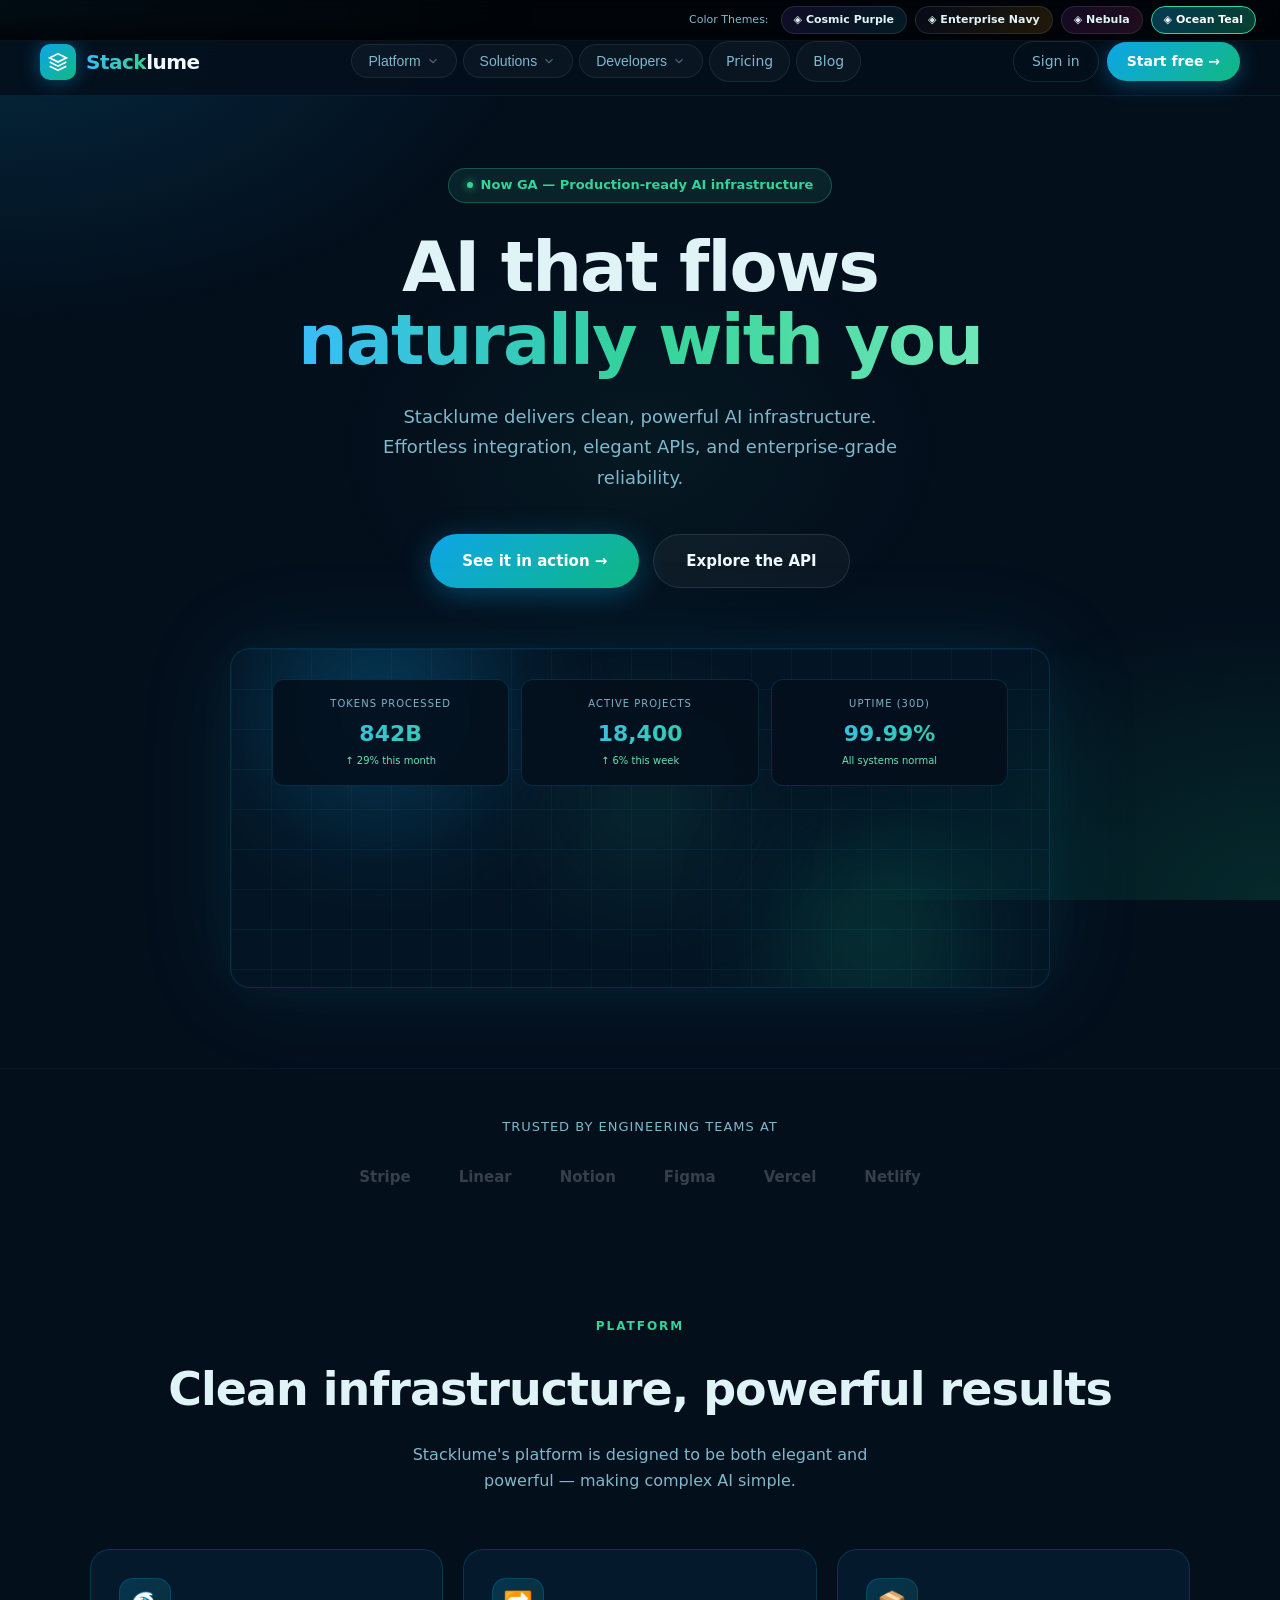
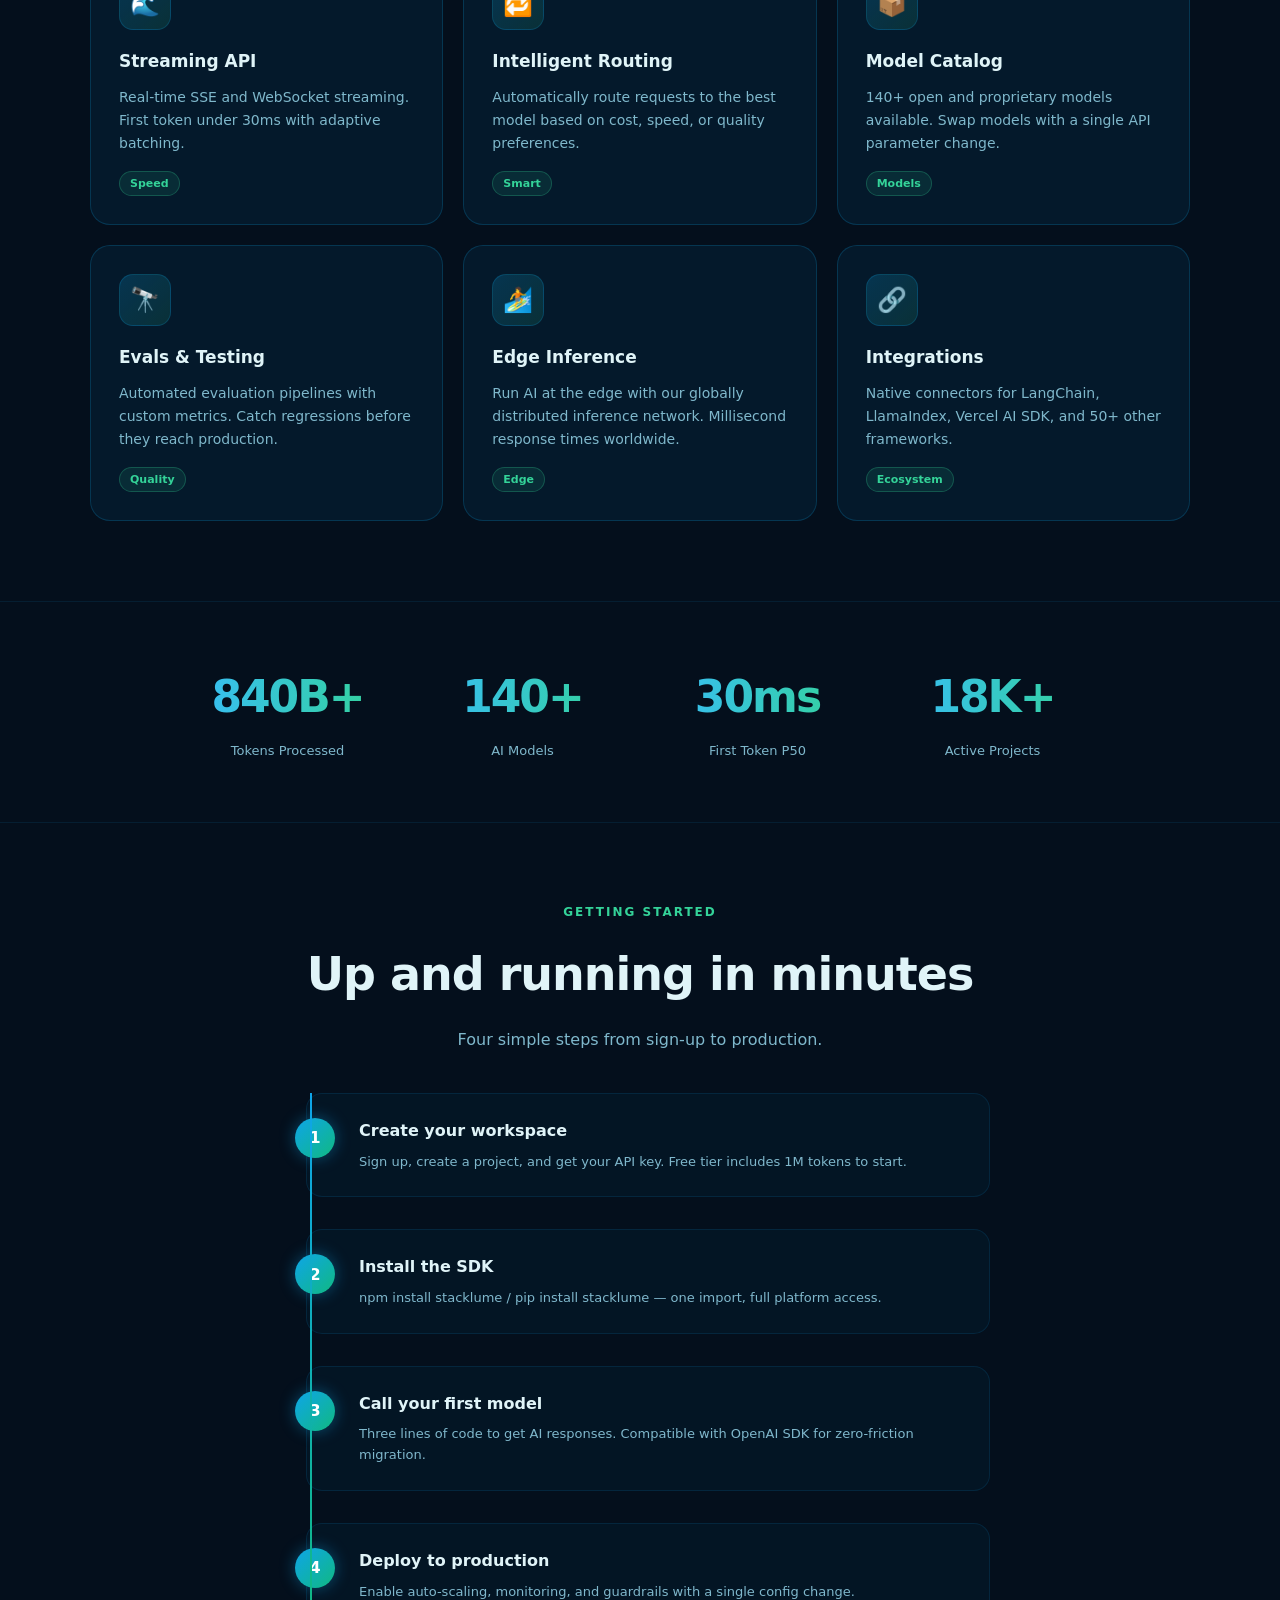
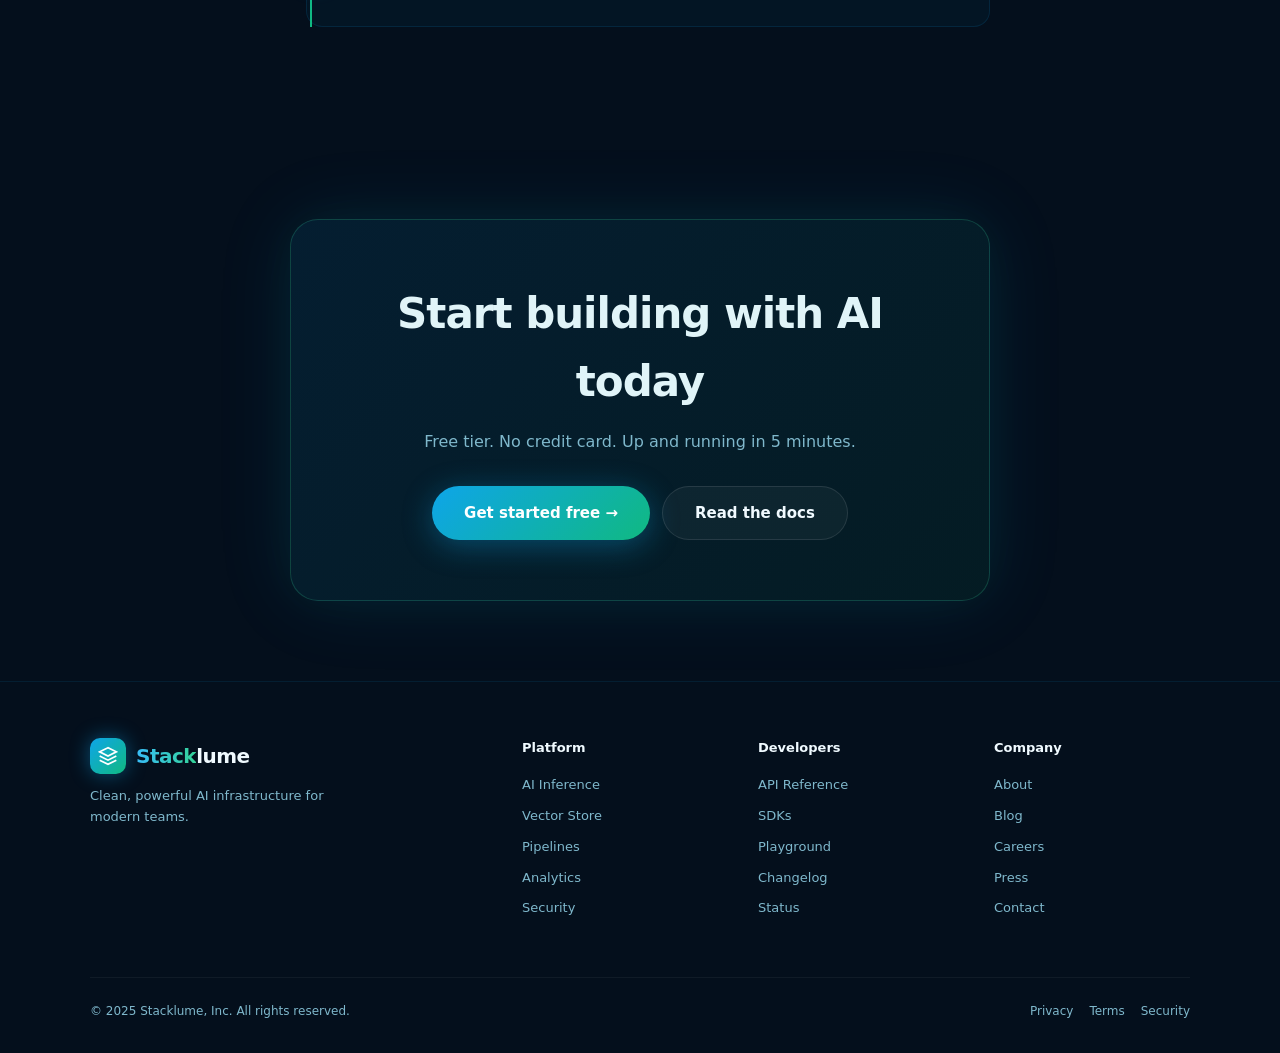
<file: public/theme-4.html>
<!DOCTYPE html>
<html lang="en">
<head>
  <meta charset="UTF-8" />
  <meta name="viewport" content="width=device-width, initial-scale=1.0" />
  <title>Stacklume — Enterprise AI Platform (Theme: Ocean Teal)</title>
  <style>
    *, *::before, *::after { box-sizing: border-box; margin: 0; padding: 0; }
    html { scroll-behavior: smooth; }
    body {
      font-family: 'Inter', 'Segoe UI', system-ui, sans-serif;
      background: #040F1C;
      color: #E0F4F8;
      line-height: 1.6;
      overflow-x: hidden;
    }

    :root {
      --g1: #0EA5E9;
      --g2: #10B981;
      --g3: #34D399;
      --bg: #040F1C;
      --bg-card: rgba(14, 165, 233, 0.07);
      --bg-card-border: rgba(14, 165, 233, 0.2);
      --accent: #34D399;
      --accent2: #0EA5E9;
      --text-primary: #F0FAFF;
      --text-muted: #7FB8CC;
      --nav-bg: rgba(4, 15, 28, 0.9);
    }

    body::before {
      content: '';
      position: fixed; inset: 0;
      background:
        radial-gradient(ellipse 70% 60% at 0% 0%, rgba(14,165,233,0.18) 0%, transparent 60%),
        radial-gradient(ellipse 60% 55% at 100% 100%, rgba(16,185,129,0.16) 0%, transparent 60%),
        radial-gradient(ellipse 40% 40% at 50% 50%, rgba(52,211,153,0.05) 0%, transparent 60%);
      pointer-events: none; z-index: 0;
    }

    /* Theme Bar */
    .theme-bar {
      position: fixed; top: 0; left: 0; right: 0; z-index: 200;
      display: flex; justify-content: flex-end; align-items: center;
      gap: 8px; padding: 6px 24px;
      background: rgba(0,0,0,0.7); backdrop-filter: blur(8px);
      border-bottom: 1px solid rgba(255,255,255,0.05);
      font-size: 11px; color: #7FB8CC;
    }
    .theme-bar span { margin-right: 4px; }
    .theme-pill {
      display: inline-flex; align-items: center; gap: 6px;
      padding: 4px 12px; border-radius: 999px; font-size: 11px; font-weight: 600;
      text-decoration: none; border: 1px solid rgba(255,255,255,0.1);
      color: #E0F4F8; transition: all 0.2s;
    }
    .theme-pill.active, .theme-pill:hover { border-color: var(--accent); color: #fff; }
    .tp1 { background: linear-gradient(135deg, #7C3AED22, #06B6D422); }
    .tp2 { background: linear-gradient(135deg, #1E3A8A22, #F59E0B22); }
    .tp3 { background: linear-gradient(135deg, #9333EA22, #EC489922); }
    .tp4 { background: linear-gradient(135deg, #0EA5E922, #10B98122); }
    .tp4.active { background: linear-gradient(135deg, #0EA5E955, #10B98155); border-color: #34D399; }

    /* Nav */
    nav {
      position: sticky; top: 28px; z-index: 100;
      display: flex; align-items: center; justify-content: space-between;
      padding: 0 40px; height: 68px;
      background: var(--nav-bg); backdrop-filter: blur(20px);
      border-bottom: 1px solid rgba(14,165,233,0.12);
    }
    .nav-logo { display: flex; align-items: center; gap: 10px; text-decoration: none; color: var(--text-primary); }
    .logo-mark {
      width: 36px; height: 36px;
      background: linear-gradient(135deg, var(--g1), var(--g2));
      border-radius: 10px;
      display: flex; align-items: center; justify-content: center;
      box-shadow: 0 0 20px rgba(14,165,233,0.45);
    }
    .logo-text { font-size: 20px; font-weight: 800; letter-spacing: -0.5px; }
    .logo-text span {
      background: linear-gradient(90deg, #38BDF8, #34D399);
      -webkit-background-clip: text; -webkit-text-fill-color: transparent; background-clip: text;
    }
    .nav-links { display: flex; align-items: center; gap: 6px; }
    .nav-item { position: relative; }
    .nav-btn {
      display: flex; align-items: center; gap: 5px;
      padding: 8px 16px; border-radius: 999px;
      background: rgba(255,255,255,0.03); border: 1px solid rgba(255,255,255,0.08);
      color: var(--text-muted); font-size: 14px; font-weight: 500;
      cursor: pointer; transition: all 0.2s; text-decoration: none;
    }
    .nav-btn:hover {
      background: rgba(14,165,233,0.12); border-color: rgba(52,211,153,0.35);
      color: var(--text-primary);
    }
    .nav-btn .arrow { width: 14px; height: 14px; transition: transform 0.2s; opacity: 0.5; }
    .dropdown {
      position: absolute; top: calc(100% + 10px); left: 50%;
      transform: translateX(-50%) translateY(-6px);
      min-width: 220px; padding: 8px;
      background: rgba(4,15,28,0.97); backdrop-filter: blur(24px);
      border: 1px solid rgba(14,165,233,0.25); border-radius: 16px;
      box-shadow: 0 20px 60px rgba(0,0,0,0.6), 0 0 40px rgba(52,211,153,0.06);
      opacity: 0; pointer-events: none;
      transition: all 0.2s cubic-bezier(0.16,1,0.3,1); z-index: 50;
    }
    .nav-item:hover .dropdown, .nav-item:focus-within .dropdown {
      opacity: 1; pointer-events: all; transform: translateX(-50%) translateY(0);
    }
    .dd-item {
      display: flex; align-items: flex-start; gap: 12px;
      padding: 10px 12px; border-radius: 10px; text-decoration: none;
      color: var(--text-muted); transition: all 0.15s;
    }
    .dd-item:hover { background: rgba(14,165,233,0.12); color: var(--text-primary); }
    .dd-icon {
      width: 34px; height: 34px; border-radius: 8px; flex-shrink: 0;
      display: flex; align-items: center; justify-content: center;
      background: rgba(14,165,233,0.15); font-size: 16px;
    }
    .dd-label { font-size: 13px; font-weight: 600; color: var(--text-primary); }
    .dd-desc { font-size: 11px; color: var(--text-muted); margin-top: 1px; }
    .nav-cta { display: flex; align-items: center; gap: 8px; }
    .btn-ghost {
      padding: 8px 18px; border-radius: 999px;
      background: transparent; border: 1px solid rgba(255,255,255,0.1);
      color: var(--text-muted); font-size: 14px; font-weight: 500;
      cursor: pointer; transition: all 0.2s; text-decoration: none;
    }
    .btn-ghost:hover { border-color: rgba(52,211,153,0.4); color: var(--text-primary); }
    .btn-primary {
      padding: 8px 20px; border-radius: 999px;
      background: linear-gradient(135deg, var(--g1), var(--g2));
      border: none; color: #fff; font-size: 14px; font-weight: 600;
      cursor: pointer; transition: all 0.2s; text-decoration: none;
      box-shadow: 0 4px 20px rgba(14,165,233,0.35);
    }
    .btn-primary:hover { transform: translateY(-1px); box-shadow: 0 6px 28px rgba(52,211,153,0.4); }

    /* Hero */
    .hero {
      position: relative; z-index: 1;
      padding: 100px 40px 80px;
      text-align: center; max-width: 900px; margin: 0 auto;
    }
    .hero-badge {
      display: inline-flex; align-items: center; gap: 8px;
      padding: 6px 18px; border-radius: 999px; margin-bottom: 28px;
      background: rgba(52,211,153,0.1); border: 1px solid rgba(52,211,153,0.3);
      font-size: 13px; color: var(--accent); font-weight: 600;
    }
    .hero-badge::before {
      content: '';
      width: 6px; height: 6px; border-radius: 50%;
      background: var(--accent); box-shadow: 0 0 8px var(--accent);
      animation: pulse 2s infinite;
    }
    @keyframes pulse { 0%,100% { opacity:1; } 50% { opacity:0.3; } }
    .hero h1 {
      font-size: clamp(38px,6vw,70px); font-weight: 900;
      letter-spacing: -2px; line-height: 1.05; margin-bottom: 24px;
    }
    .hero h1 .grad {
      background: linear-gradient(90deg, #38BDF8, #34D399, #6EE7B7);
      -webkit-background-clip: text; -webkit-text-fill-color: transparent; background-clip: text;
    }
    .hero p { font-size: 18px; color: var(--text-muted); max-width: 560px; margin: 0 auto 40px; line-height: 1.7; }
    .hero-btns { display: flex; gap: 14px; justify-content: center; flex-wrap: wrap; }
    .btn-lg {
      padding: 14px 32px; border-radius: 999px; font-size: 15px; font-weight: 700;
      cursor: pointer; transition: all 0.25s; text-decoration: none;
      display: inline-flex; align-items: center; gap: 8px;
    }
    .btn-lg-primary {
      background: linear-gradient(135deg, var(--g1), var(--g2));
      color: #fff; border: none; box-shadow: 0 6px 30px rgba(14,165,233,0.35);
    }
    .btn-lg-primary:hover { transform: translateY(-2px); box-shadow: 0 10px 40px rgba(52,211,153,0.4); }
    .btn-lg-ghost {
      background: rgba(255,255,255,0.04);
      border: 1px solid rgba(255,255,255,0.1); color: var(--text-primary);
    }
    .btn-lg-ghost:hover { background: rgba(14,165,233,0.08); border-color: rgba(14,165,233,0.3); }

    /* Hero Visual */
    .hero-visual {
      position: relative; margin: 60px auto 0;
      width: 100%; max-width: 860px; height: 340px; border-radius: 20px;
      background: rgba(14,165,233,0.04);
      border: 1px solid rgba(14,165,233,0.18);
      overflow: hidden;
      box-shadow: 0 0 100px rgba(14,165,233,0.1), 0 0 50px rgba(52,211,153,0.06);
    }
    .hero-grid {
      position: absolute; inset: 0;
      background-image:
        linear-gradient(rgba(14,165,233,0.07) 1px, transparent 1px),
        linear-gradient(90deg, rgba(52,211,153,0.05) 1px, transparent 1px);
      background-size: 40px 40px;
    }
    .hero-orb {
      position: absolute; border-radius: 50%;
      filter: blur(60px); animation: float 10s ease-in-out infinite;
    }
    .orb1 { width: 220px; height: 220px; background: rgba(14,165,233,0.25); top: -50px; left: 5%; }
    .orb2 { width: 180px; height: 180px; background: rgba(16,185,129,0.2); bottom: -40px; right: 10%; animation-delay: -4s; }
    .orb3 { width: 140px; height: 140px; background: rgba(52,211,153,0.15); top: 25%; left: 42%; animation-delay: -7s; }
    @keyframes float { 0%,100% { transform: translateY(0); } 50% { transform: translateY(-18px); } }
    .hero-dashboard {
      position: absolute; top: 30px; left: 50%; transform: translateX(-50%);
      width: 90%; display: grid; grid-template-columns: 1fr 1fr 1fr; gap: 12px;
    }
    .dash-card {
      background: rgba(4,15,28,0.88); border: 1px solid rgba(14,165,233,0.2);
      border-radius: 12px; padding: 16px; backdrop-filter: blur(10px);
    }
    .dash-label { font-size: 10px; color: var(--text-muted); text-transform: uppercase; letter-spacing: 1px; }
    .dash-value {
      font-size: 22px; font-weight: 800; margin-top: 4px;
      background: linear-gradient(90deg, #38BDF8, #34D399);
      -webkit-background-clip: text; -webkit-text-fill-color: transparent; background-clip: text;
    }
    .dash-sub { font-size: 10px; color: #6EE7B7; margin-top: 2px; }

    /* Trusted */
    .trusted {
      position: relative; z-index: 1;
      padding: 48px 40px; text-align: center;
      border-top: 1px solid rgba(14,165,233,0.08);
    }
    .trusted p { font-size: 13px; color: var(--text-muted); letter-spacing: 1px; text-transform: uppercase; margin-bottom: 28px; }
    .trusted-logos { display: flex; justify-content: center; align-items: center; gap: 48px; flex-wrap: wrap; }
    .logo-badge { font-size: 15px; font-weight: 700; color: rgba(255,255,255,0.2); transition: color 0.2s; }
    .logo-badge:hover { color: rgba(52,211,153,0.6); }

    /* Section */
    section { position: relative; z-index: 1; padding: 80px 40px; }
    .section-label { text-align: center; font-size: 12px; font-weight: 700; letter-spacing: 2px; text-transform: uppercase; color: var(--accent); margin-bottom: 16px; }
    .section-title { text-align: center; font-size: clamp(28px,4vw,46px); font-weight: 800; letter-spacing: -1px; margin-bottom: 16px; }
    .section-sub { text-align: center; font-size: 16px; color: var(--text-muted); max-width: 520px; margin: 0 auto 56px; }

    /* Cards */
    .cards-grid {
      display: grid; grid-template-columns: repeat(auto-fit, minmax(280px, 1fr));
      gap: 20px; max-width: 1100px; margin: 0 auto;
    }
    .card {
      position: relative;
      background: var(--bg-card);
      border: 1px solid var(--bg-card-border);
      border-radius: 20px; padding: 28px;
      transition: all 0.3s cubic-bezier(0.16,1,0.3,1);
      overflow: hidden;
    }
    .card::after {
      content: '';
      position: absolute; top: 0; left: 0; right: 0; height: 2px;
      background: linear-gradient(90deg, transparent, var(--g2), transparent);
      opacity: 0; transition: opacity 0.3s;
    }
    .card:hover {
      transform: translateY(-6px);
      border-color: rgba(52,211,153,0.4);
      box-shadow: 0 20px 60px rgba(14,165,233,0.15), 0 0 0 1px rgba(52,211,153,0.1);
    }
    .card:hover::after { opacity: 1; }
    .card-icon {
      width: 52px; height: 52px; border-radius: 14px;
      display: flex; align-items: center; justify-content: center;
      font-size: 24px; margin-bottom: 18px;
      background: linear-gradient(135deg, rgba(14,165,233,0.2), rgba(52,211,153,0.12));
      border: 1px solid rgba(14,165,233,0.2); transition: all 0.3s;
    }
    .card:hover .card-icon {
      background: linear-gradient(135deg, rgba(14,165,233,0.35), rgba(52,211,153,0.25));
      box-shadow: 0 0 20px rgba(52,211,153,0.25);
    }
    .card h3 { font-size: 17px; font-weight: 700; margin-bottom: 10px; }
    .card p { font-size: 14px; color: var(--text-muted); line-height: 1.65; }
    .card-tag {
      display: inline-flex; margin-top: 16px;
      padding: 3px 10px; border-radius: 999px; font-size: 11px; font-weight: 600;
      background: rgba(52,211,153,0.1); border: 1px solid rgba(52,211,153,0.25); color: var(--accent);
    }

    /* Stats */
    .stats {
      padding: 60px 40px;
      border-top: 1px solid rgba(14,165,233,0.1);
      border-bottom: 1px solid rgba(14,165,233,0.1);
    }
    .stats-grid {
      display: grid; grid-template-columns: repeat(auto-fit, minmax(180px, 1fr));
      gap: 40px; max-width: 900px; margin: 0 auto; text-align: center;
    }
    .stat-value {
      font-size: 44px; font-weight: 900; letter-spacing: -2px;
      background: linear-gradient(90deg, #38BDF8, #34D399);
      -webkit-background-clip: text; -webkit-text-fill-color: transparent; background-clip: text;
    }
    .stat-label { font-size: 13px; color: var(--text-muted); margin-top: 8px; }

    /* Timeline / steps */
    .timeline {
      max-width: 700px; margin: 0 auto;
      position: relative;
    }
    .timeline::before {
      content: '';
      position: absolute; left: 20px; top: 0; bottom: 0; width: 2px;
      background: linear-gradient(180deg, var(--g1), var(--g2));
    }
    .timeline-item {
      display: flex; gap: 24px; margin-bottom: 32px;
      padding: 24px; border-radius: 16px;
      background: rgba(14,165,233,0.04); border: 1px solid rgba(14,165,233,0.12);
      transition: all 0.3s; margin-left: 16px;
    }
    .timeline-item:hover {
      background: rgba(14,165,233,0.08); border-color: rgba(52,211,153,0.25);
      transform: translateX(6px);
    }
    .tl-dot {
      width: 40px; height: 40px; border-radius: 50%; flex-shrink: 0;
      background: linear-gradient(135deg, var(--g1), var(--g2));
      display: flex; align-items: center; justify-content: center;
      font-size: 16px; font-weight: 700; color: #fff;
      box-shadow: 0 0 16px rgba(14,165,233,0.4);
      margin-left: -36px;
    }
    .tl-content h4 { font-size: 16px; font-weight: 700; margin-bottom: 8px; }
    .tl-content p { font-size: 13px; color: var(--text-muted); }

    /* CTA */
    .cta-section { padding: 80px 40px; text-align: center; }
    .cta-box {
      max-width: 700px; margin: 0 auto;
      background: linear-gradient(135deg, rgba(14,165,233,0.1), rgba(16,185,129,0.08));
      border: 1px solid rgba(52,211,153,0.22); border-radius: 28px;
      padding: 60px 40px;
      box-shadow: 0 0 80px rgba(14,165,233,0.1), 0 0 50px rgba(52,211,153,0.06);
    }
    .cta-box h2 { font-size: clamp(26px,4vw,42px); font-weight: 800; letter-spacing: -1px; margin-bottom: 14px; }
    .cta-box p { font-size: 16px; color: var(--text-muted); margin-bottom: 32px; }
    .cta-btns { display: flex; gap: 12px; justify-content: center; flex-wrap: wrap; }

    /* Footer */
    footer {
      position: relative; z-index: 1;
      padding: 56px 40px 32px;
      border-top: 1px solid rgba(14,165,233,0.1);
    }
    .footer-grid {
      display: grid; grid-template-columns: 2fr 1fr 1fr 1fr;
      gap: 40px; max-width: 1100px; margin: 0 auto 48px;
    }
    .footer-brand p { font-size: 13px; color: var(--text-muted); margin-top: 12px; line-height: 1.6; max-width: 240px; }
    .footer-col h4 { font-size: 13px; font-weight: 700; color: var(--text-primary); margin-bottom: 16px; }
    .footer-col a { display: block; font-size: 13px; color: var(--text-muted); text-decoration: none; margin-bottom: 10px; transition: color 0.2s; }
    .footer-col a:hover { color: var(--text-primary); }
    .footer-bottom {
      max-width: 1100px; margin: 0 auto;
      display: flex; justify-content: space-between; align-items: center; flex-wrap: wrap; gap: 12px;
      padding-top: 24px; border-top: 1px solid rgba(255,255,255,0.05);
      font-size: 12px; color: var(--text-muted);
    }
    .footer-bottom a { color: var(--text-muted); text-decoration: none; }

    @media (max-width: 768px) {
      nav { padding: 0 16px; }
      .hero { padding: 60px 20px 40px; }
      section { padding: 60px 20px; }
      .footer-grid { grid-template-columns: 1fr 1fr; }
    }
  </style>
</head>
<body>

  <!-- Theme Bar -->
  <div class="theme-bar">
    <span>Color Themes:</span>
    <a href="index.html" class="theme-pill tp1">◈ Cosmic Purple</a>
    <a href="theme-2.html" class="theme-pill tp2">◈ Enterprise Navy</a>
    <a href="theme-3.html" class="theme-pill tp3">◈ Nebula</a>
    <a href="theme-4.html" class="theme-pill tp4 active">◈ Ocean Teal</a>
  </div>

  <!-- Nav -->
  <nav>
    <a href="#" class="nav-logo">
      <div class="logo-mark">
        <svg viewBox="0 0 24 24" fill="none" stroke="#fff" stroke-width="2" width="20" height="20"><path d="M12 2L2 7l10 5 10-5-10-5zM2 17l10 5 10-5M2 12l10 5 10-5"/></svg>
      </div>
      <span class="logo-text"><span>Stack</span>lume</span>
    </a>
    <div class="nav-links">
      <div class="nav-item">
        <button class="nav-btn">Platform <svg class="arrow" viewBox="0 0 24 24" fill="none" stroke="currentColor" stroke-width="2"><polyline points="6 9 12 15 18 9"/></svg></button>
        <div class="dropdown">
          <a class="dd-item" href="#"><div class="dd-icon">🧠</div><div><div class="dd-label">AI Inference</div><div class="dd-desc">Deploy models at scale</div></div></a>
          <a class="dd-item" href="#"><div class="dd-icon">⚡</div><div><div class="dd-label">Vector Search</div><div class="dd-desc">Semantic retrieval</div></div></a>
          <a class="dd-item" href="#"><div class="dd-icon">🔄</div><div><div class="dd-label">Pipelines</div><div class="dd-desc">AI workflow builder</div></div></a>
          <a class="dd-item" href="#"><div class="dd-icon">📊</div><div><div class="dd-label">Analytics</div><div class="dd-desc">Usage &amp; model metrics</div></div></a>
        </div>
      </div>
      <div class="nav-item">
        <button class="nav-btn">Solutions <svg class="arrow" viewBox="0 0 24 24" fill="none" stroke="currentColor" stroke-width="2"><polyline points="6 9 12 15 18 9"/></svg></button>
        <div class="dropdown">
          <a class="dd-item" href="#"><div class="dd-icon">🏢</div><div><div class="dd-label">Enterprise</div><div class="dd-desc">Secure &amp; compliant AI</div></div></a>
          <a class="dd-item" href="#"><div class="dd-icon">🚀</div><div><div class="dd-label">Startups</div><div class="dd-desc">Ship AI products fast</div></div></a>
          <a class="dd-item" href="#"><div class="dd-icon">🔬</div><div><div class="dd-label">Research</div><div class="dd-desc">Experiment at scale</div></div></a>
        </div>
      </div>
      <div class="nav-item">
        <button class="nav-btn">Developers <svg class="arrow" viewBox="0 0 24 24" fill="none" stroke="currentColor" stroke-width="2"><polyline points="6 9 12 15 18 9"/></svg></button>
        <div class="dropdown">
          <a class="dd-item" href="api/"><div class="dd-icon">📖</div><div><div class="dd-label">API Reference</div><div class="dd-desc">REST &amp; GraphQL docs</div></div></a>
          <a class="dd-item" href="#"><div class="dd-icon">💻</div><div><div class="dd-label">SDKs</div><div class="dd-desc">Python, JS, Go, Rust</div></div></a>
          <a class="dd-item" href="demo/"><div class="dd-icon">🎮</div><div><div class="dd-label">Playground</div><div class="dd-desc">Try before you build</div></div></a>
        </div>
      </div>
      <a href="#" class="nav-btn">Pricing</a>
      <a href="#" class="nav-btn">Blog</a>
    </div>
    <div class="nav-cta">
      <a href="#" class="btn-ghost">Sign in</a>
      <a href="demo/" class="btn-primary">Start free →</a>
    </div>
  </nav>

  <!-- Hero -->
  <section class="hero">
    <div class="hero-badge">Now GA — Production-ready AI infrastructure</div>
    <h1>AI that flows<br><span class="grad">naturally with you</span></h1>
    <p>Stacklume delivers clean, powerful AI infrastructure. Effortless integration, elegant APIs, and enterprise-grade reliability.</p>
    <div class="hero-btns">
      <a href="demo/" class="btn-lg btn-lg-primary">See it in action →</a>
      <a href="api/" class="btn-lg btn-lg-ghost">Explore the API</a>
    </div>
    <div class="hero-visual">
      <div class="hero-grid"></div>
      <div class="hero-orb orb1"></div>
      <div class="hero-orb orb2"></div>
      <div class="hero-orb orb3"></div>
      <div class="hero-dashboard">
        <div class="dash-card"><div class="dash-label">Tokens Processed</div><div class="dash-value">842B</div><div class="dash-sub">↑ 29% this month</div></div>
        <div class="dash-card"><div class="dash-label">Active Projects</div><div class="dash-value">18,400</div><div class="dash-sub">↑ 6% this week</div></div>
        <div class="dash-card"><div class="dash-label">Uptime (30d)</div><div class="dash-value">99.99%</div><div class="dash-sub">All systems normal</div></div>
      </div>
    </div>
  </section>

  <!-- Trusted By -->
  <div class="trusted">
    <p>Trusted by engineering teams at</p>
    <div class="trusted-logos">
      <span class="logo-badge">Stripe</span>
      <span class="logo-badge">Linear</span>
      <span class="logo-badge">Notion</span>
      <span class="logo-badge">Figma</span>
      <span class="logo-badge">Vercel</span>
      <span class="logo-badge">Netlify</span>
    </div>
  </div>

  <!-- Features -->
  <section>
    <div class="section-label">Platform</div>
    <h2 class="section-title">Clean infrastructure, powerful results</h2>
    <p class="section-sub">Stacklume's platform is designed to be both elegant and powerful — making complex AI simple.</p>
    <div class="cards-grid">
      <div class="card"><div class="card-icon">🌊</div><h3>Streaming API</h3><p>Real-time SSE and WebSocket streaming. First token under 30ms with adaptive batching.</p><span class="card-tag">Speed</span></div>
      <div class="card"><div class="card-icon">🔁</div><h3>Intelligent Routing</h3><p>Automatically route requests to the best model based on cost, speed, or quality preferences.</p><span class="card-tag">Smart</span></div>
      <div class="card"><div class="card-icon">📦</div><h3>Model Catalog</h3><p>140+ open and proprietary models available. Swap models with a single API parameter change.</p><span class="card-tag">Models</span></div>
      <div class="card"><div class="card-icon">🔭</div><h3>Evals &amp; Testing</h3><p>Automated evaluation pipelines with custom metrics. Catch regressions before they reach production.</p><span class="card-tag">Quality</span></div>
      <div class="card"><div class="card-icon">🏄</div><h3>Edge Inference</h3><p>Run AI at the edge with our globally distributed inference network. Millisecond response times worldwide.</p><span class="card-tag">Edge</span></div>
      <div class="card"><div class="card-icon">🔗</div><h3>Integrations</h3><p>Native connectors for LangChain, LlamaIndex, Vercel AI SDK, and 50+ other frameworks.</p><span class="card-tag">Ecosystem</span></div>
    </div>
  </section>

  <!-- Stats -->
  <div class="stats">
    <div class="stats-grid">
      <div><div class="stat-value">840B+</div><div class="stat-label">Tokens Processed</div></div>
      <div><div class="stat-value">140+</div><div class="stat-label">AI Models</div></div>
      <div><div class="stat-value">30ms</div><div class="stat-label">First Token P50</div></div>
      <div><div class="stat-value">18K+</div><div class="stat-label">Active Projects</div></div>
    </div>
  </div>

  <!-- How it Works -->
  <section>
    <div class="section-label">Getting Started</div>
    <h2 class="section-title">Up and running in minutes</h2>
    <p class="section-sub" style="margin-bottom: 40px;">Four simple steps from sign-up to production.</p>
    <div class="timeline">
      <div class="timeline-item">
        <div class="tl-dot">1</div>
        <div class="tl-content">
          <h4>Create your workspace</h4>
          <p>Sign up, create a project, and get your API key. Free tier includes 1M tokens to start.</p>
        </div>
      </div>
      <div class="timeline-item">
        <div class="tl-dot">2</div>
        <div class="tl-content">
          <h4>Install the SDK</h4>
          <p>npm install stacklume / pip install stacklume — one import, full platform access.</p>
        </div>
      </div>
      <div class="timeline-item">
        <div class="tl-dot">3</div>
        <div class="tl-content">
          <h4>Call your first model</h4>
          <p>Three lines of code to get AI responses. Compatible with OpenAI SDK for zero-friction migration.</p>
        </div>
      </div>
      <div class="timeline-item">
        <div class="tl-dot">4</div>
        <div class="tl-content">
          <h4>Deploy to production</h4>
          <p>Enable auto-scaling, monitoring, and guardrails with a single config change.</p>
        </div>
      </div>
    </div>
  </section>

  <!-- CTA -->
  <section class="cta-section">
    <div class="cta-box">
      <h2>Start building with AI today</h2>
      <p>Free tier. No credit card. Up and running in 5 minutes.</p>
      <div class="cta-btns">
        <a href="demo/" class="btn-lg btn-lg-primary">Get started free →</a>
        <a href="api/" class="btn-lg btn-lg-ghost">Read the docs</a>
      </div>
    </div>
  </section>

  <!-- Footer -->
  <footer>
    <div class="footer-grid">
      <div class="footer-brand">
        <a href="#" class="nav-logo">
          <div class="logo-mark"><svg viewBox="0 0 24 24" fill="none" stroke="#fff" stroke-width="2" width="20" height="20"><path d="M12 2L2 7l10 5 10-5-10-5zM2 17l10 5 10-5M2 12l10 5 10-5"/></svg></div>
          <span class="logo-text"><span>Stack</span>lume</span>
        </a>
        <p>Clean, powerful AI infrastructure for modern teams.</p>
      </div>
      <div class="footer-col"><h4>Platform</h4><a href="#">AI Inference</a><a href="#">Vector Store</a><a href="#">Pipelines</a><a href="#">Analytics</a><a href="#">Security</a></div>
      <div class="footer-col"><h4>Developers</h4><a href="api/">API Reference</a><a href="#">SDKs</a><a href="demo/">Playground</a><a href="#">Changelog</a><a href="#">Status</a></div>
      <div class="footer-col"><h4>Company</h4><a href="#">About</a><a href="#">Blog</a><a href="#">Careers</a><a href="#">Press</a><a href="#">Contact</a></div>
    </div>
    <div class="footer-bottom">
      <span>© 2025 Stacklume, Inc. All rights reserved.</span>
      <span style="display:flex;gap:16px;"><a href="#">Privacy</a><a href="#">Terms</a><a href="#">Security</a></span>
    </div>
  </footer>

</body>
</html>
</file>
<file: public/css/styles.css>
/* Reset & base */
*, *::before, *::after {
    box-sizing: border-box;
    margin: 0;
    padding: 0;
}

html {
    scroll-behavior: smooth;
}

body {
    font-family: -apple-system, BlinkMacSystemFont, "Segoe UI", Roboto, Helvetica, Arial, sans-serif;
    color: #333;
    line-height: 1.6;
}

a {
    color: inherit;
    text-decoration: none;
}

/* Navigation */
header {
    position: sticky;
    top: 0;
    z-index: 100;
    background: #fff;
    box-shadow: 0 2px 8px rgba(0, 0, 0, 0.08);
}

nav {
    display: flex;
    align-items: center;
    justify-content: space-between;
    max-width: 1100px;
    margin: 0 auto;
    padding: 1rem 2rem;
}

.logo {
    font-size: 1.4rem;
    font-weight: 700;
    color: #4f46e5;
}

.nav-links {
    display: flex;
    gap: 2rem;
    list-style: none;
}

.nav-links a {
    font-weight: 500;
    transition: color 0.2s;
}

.nav-links a:hover {
    color: #4f46e5;
}

/* Hero */
.hero {
    display: flex;
    align-items: center;
    justify-content: center;
    min-height: 90vh;
    text-align: center;
    background: linear-gradient(135deg, #4f46e5 0%, #7c3aed 100%);
    color: #fff;
    padding: 2rem;
}

.hero-content h1 {
    font-size: clamp(2rem, 5vw, 3.5rem);
    margin-bottom: 1rem;
}

.hero-content p {
    font-size: 1.2rem;
    opacity: 0.9;
    margin-bottom: 2rem;
}

.btn {
    display: inline-block;
    padding: 0.75rem 2rem;
    background: #fff;
    color: #4f46e5;
    border-radius: 9999px;
    font-weight: 600;
    transition: transform 0.2s, box-shadow 0.2s;
}

.btn:hover {
    transform: translateY(-2px);
    box-shadow: 0 8px 20px rgba(0, 0, 0, 0.2);
}

/* About */
.about {
    padding: 5rem 2rem;
    background: #f9fafb;
}

.container {
    max-width: 1100px;
    margin: 0 auto;
}

.about h2 {
    font-size: 2rem;
    margin-bottom: 1rem;
    color: #1e1b4b;
}

.about p {
    font-size: 1.1rem;
    color: #555;
    margin-bottom: 3rem;
}

.cards {
    display: grid;
    grid-template-columns: repeat(auto-fit, minmax(250px, 1fr));
    gap: 1.5rem;
}

.card {
    background: #fff;
    border-radius: 12px;
    padding: 2rem;
    box-shadow: 0 2px 12px rgba(0, 0, 0, 0.06);
    transition: transform 0.2s, box-shadow 0.2s;
}

.card:hover {
    transform: translateY(-4px);
    box-shadow: 0 8px 24px rgba(0, 0, 0, 0.1);
}

.card h3 {
    font-size: 1.2rem;
    margin-bottom: 0.5rem;
    color: #4f46e5;
}

.card p {
    margin-bottom: 0;
    color: #666;
}

/* Contact */
.contact {
    padding: 5rem 2rem;
    text-align: center;
}

.contact h2 {
    font-size: 2rem;
    margin-bottom: 1rem;
    color: #1e1b4b;
}

.contact a {
    color: #4f46e5;
    font-weight: 600;
    text-decoration: underline;
}

/* Footer */
footer {
    background: #1e1b4b;
    color: rgba(255, 255, 255, 0.7);
    text-align: center;
    padding: 1.5rem;
    font-size: 0.9rem;
}
</file>
